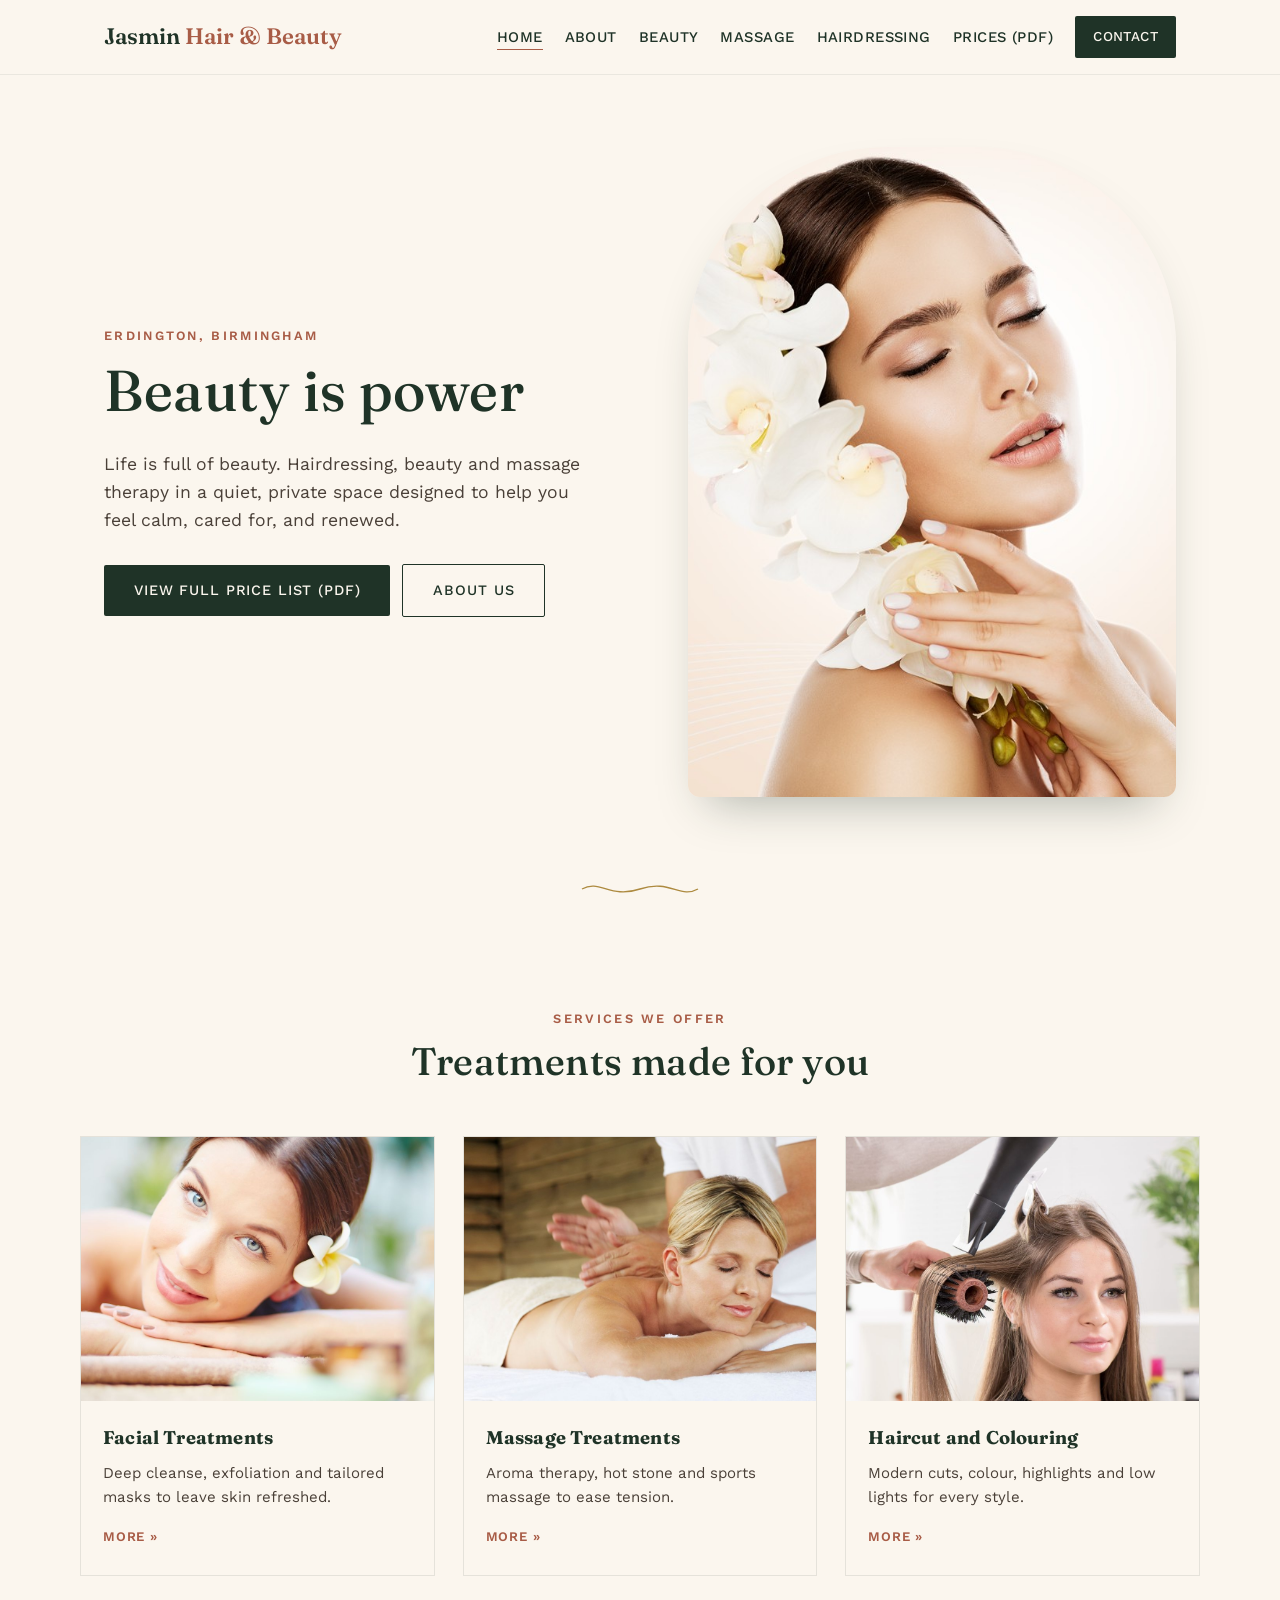
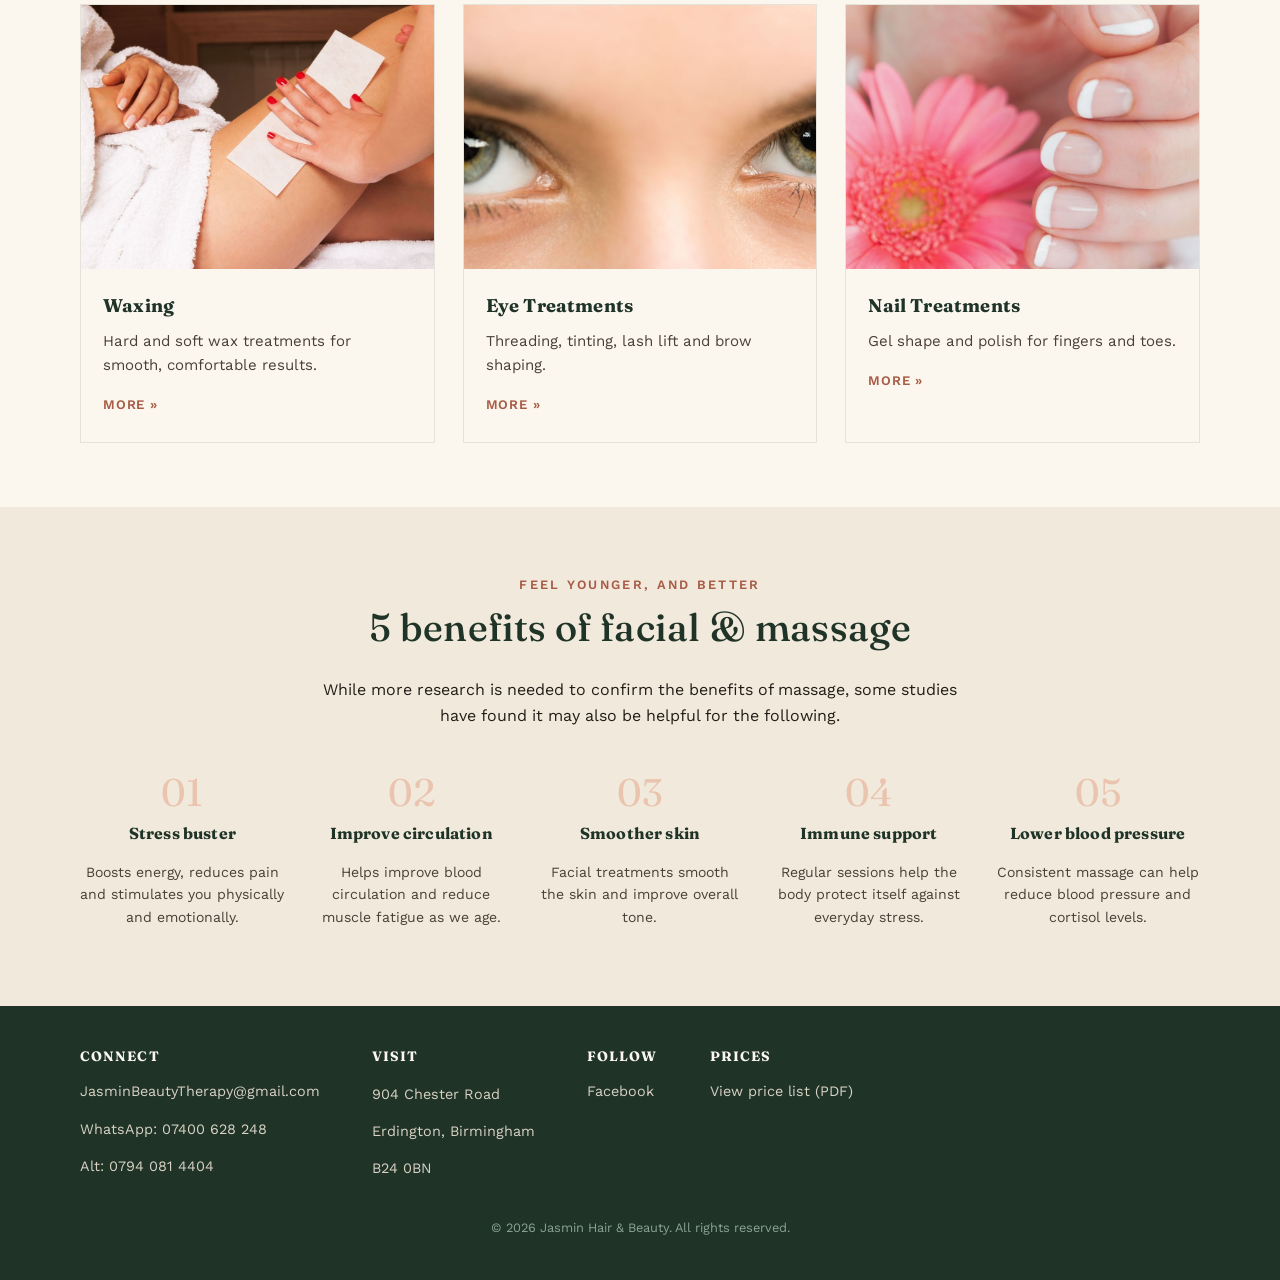
<file: index.html>
<!DOCTYPE html>
<html lang="en">
 <head>
  <meta charset="utf-8"/>
  <meta content="width=device-width, initial-scale=1" name="viewport"/>
  <title>
   Jasmin Hair &amp; Beauty | Beauty Therapy | Sutton Coldfield, Birmingham
  </title>
  <meta content="Jasmin Hair &amp; Beauty offers quality hair cutting, colouring, massage, pedicure and manicure treatments in a calm, private setting in Erdington, Birmingham." name="description"/>
  <link href="styles.css" rel="stylesheet"/>
 </head>
 <body>
  <header class="site-header">
   <div class="nav-row">
    <a class="brand" href="index.html">
     Jasmin
     <span>
      Hair &amp; Beauty
     </span>
    </a>
    <button aria-controls="site-navigation" aria-expanded="false" aria-label="Open menu" class="nav-toggle" type="button">
     ☰
    </button>
    <ul aria-label="Main navigation" class="nav-links" id="site-navigation">
     <li>
      <a class="active" href="index.html">
       Home
      </a>
     </li>
     <li>
      <a href="about.html">
       About
      </a>
     </li>
     <li class="dropdown">
      <a href="beauty-treatments.html">
       Beauty
      </a>
      <div class="dropdown-menu">
       <a href="beauty-treatments.html">
        Beauty Treatments
       </a>
       <a href="eye-treatments.html">
        Eye Treatments
       </a>
       <a href="waxing.html">
        Waxing
       </a>
       <a href="nail.html">
        Nail
       </a>
      </div>
     </li>
     <li>
      <a href="massage.html">
       Massage
      </a>
     </li>
     <li>
      <a href="hairdressing.html">
       Hairdressing
      </a>
     </li>
     <li>
      <a href="downloads/jasmin-price-list.pdf" type="application/pdf">
       Prices (PDF)
      </a>
     </li>
     <li>
      <a class="book-btn" href="contact.html">
       Contact
      </a>
     </li>
    </ul>
   </div>
  </header>
  <section class="hero">
   <div>
    <span class="eyebrow">
     Erdington, Birmingham
    </span>
    <h1>
     Beauty is power
    </h1>
    <p class="lead">
     Life is full of beauty. Hairdressing, beauty and massage therapy in a quiet, private space designed to help you feel calm, cared for, and renewed.
    </p>
    <div class="action-row">
     <a class="btn" href="downloads/jasmin-price-list.pdf" type="application/pdf">
      View full price list (PDF)
     </a>
     <a class="btn btn-outline" href="about.html">
      About Us
     </a>
    </div>
   </div>
   <div class="hero-image">
    <img alt="Jasmin Hair &amp; Beauty treatment room" src="js1.jpg"/>
   </div>
  </section>
  <div class="divider">
   <svg fill="none" viewbox="0 0 120 24" xmlns="http://www.w3.org/2000/svg">
    <path d="M2 12C20 2 30 22 60 12C90 2 100 22 118 12" stroke="currentColor" stroke-width="1.4">
    </path>
   </svg>
  </div>
  <section>
   <div class="section-inner">
    <div class="section-head">
     <span class="eyebrow">
      Services we offer
     </span>
     <h2>
      Treatments made for you
     </h2>
    </div>
    <div class="grid">
     <div class="card">
      <div class="card-arch">
       <img alt="Facial treatments" src="js2.jpg"/>
      </div>
      <div class="card-body">
       <h3>
        Facial Treatments
       </h3>
       <p>
        Deep cleanse, exfoliation and tailored masks to leave skin refreshed.
       </p>
       <a href="beauty-treatments.html">
        More »
       </a>
      </div>
     </div>
     <div class="card">
      <div class="card-arch">
       <img alt="Massage treatments" src="js3.jpg"/>
      </div>
      <div class="card-body">
       <h3>
        Massage Treatments
       </h3>
       <p>
        Aroma therapy, hot stone and sports massage to ease tension.
       </p>
       <a href="massage.html">
        More »
       </a>
      </div>
     </div>
     <div class="card">
      <div class="card-arch">
       <img alt="Haircut and colouring" src="js4.jpg"/>
      </div>
      <div class="card-body">
       <h3>
        Haircut and Colouring
       </h3>
       <p>
        Modern cuts, colour, highlights and low lights for every style.
       </p>
       <a href="hairdressing.html">
        More »
       </a>
      </div>
     </div>
     <div class="card">
      <div class="card-arch">
       <img alt="Waxing treatments" src="js5.jpg"/>
      </div>
      <div class="card-body">
       <h3>
        Waxing
       </h3>
       <p>
        Hard and soft wax treatments for smooth, comfortable results.
       </p>
       <a href="waxing.html">
        More »
       </a>
      </div>
     </div>
     <div class="card">
      <div class="card-arch">
       <img alt="Eye treatments" src="js6.jpg"/>
      </div>
      <div class="card-body">
       <h3>
        Eye Treatments
       </h3>
       <p>
        Threading, tinting, lash lift and brow shaping.
       </p>
       <a href="eye-treatments.html">
        More »
       </a>
      </div>
     </div>
     <div class="card">
      <div class="card-arch">
       <img alt="Nail treatments" src="js7.jpg"/>
      </div>
      <div class="card-body">
       <h3>
        Nail Treatments
       </h3>
       <p>
        Gel shape and polish for fingers and toes.
       </p>
       <a href="nail.html">
        More »
       </a>
      </div>
     </div>
    </div>
   </div>
  </section>
  <section class="tinted">
   <div class="section-inner">
    <div class="section-head">
     <span class="eyebrow">
      Feel younger, and better
     </span>
     <h2>
      5 benefits of facial &amp; massage
     </h2>
     <p style="margin-top:14px;">
      While more research is needed to confirm the benefits of massage, some studies have found it may also be helpful for the following.
     </p>
    </div>
    <div class="benefits">
     <div class="benefit">
      <div class="num">
       01
      </div>
      <h3>
       Stress buster
      </h3>
      <p>
       Boosts energy, reduces pain and stimulates you physically and emotionally.
      </p>
     </div>
     <div class="benefit">
      <div class="num">
       02
      </div>
      <h3>
       Improve circulation
      </h3>
      <p>
       Helps improve blood circulation and reduce muscle fatigue as we age.
      </p>
     </div>
     <div class="benefit">
      <div class="num">
       03
      </div>
      <h3>
       Smoother skin
      </h3>
      <p>
       Facial treatments smooth the skin and improve overall tone.
      </p>
     </div>
     <div class="benefit">
      <div class="num">
       04
      </div>
      <h3>
       Immune support
      </h3>
      <p>
       Regular sessions help the body protect itself against everyday stress.
      </p>
     </div>
     <div class="benefit">
      <div class="num">
       05
      </div>
      <h3>
       Lower blood pressure
      </h3>
      <p>
       Consistent massage can help reduce blood pressure and cortisol levels.
      </p>
     </div>
    </div>
   </div>
  </section>
  <footer>
   <div class="footer-inner">
    <div class="cols">
     <div class="footer-col">
      <h4>
       Connect
      </h4>
      <a href="mailto:JasminBeautyTherapy@gmail.com">
       JasminBeautyTherapy@gmail.com
      </a>
      <p>
       WhatsApp: 07400 628 248
      </p>
      <p>
       Alt: 0794 081 4404
      </p>
     </div>
     <div class="footer-col">
      <h4>
       Visit
      </h4>
      <p>
       904 Chester Road
      </p>
      <p>
       Erdington, Birmingham
      </p>
      <p>
       B24 0BN
      </p>
     </div>
     <div class="footer-col">
      <h4>
       Follow
      </h4>
      <a href="https://facebook.com/JasminBeautyTherapy/" rel="noopener" target="_blank">
       Facebook
      </a>
     </div>
     <div class="footer-col">
      <h4>
       Prices
      </h4>
      <a href="downloads/jasmin-price-list.pdf" type="application/pdf">
       View price list (PDF)
      </a>
     </div>
    </div>
   </div>
   <p class="copyright">
    ©
    <span id="year">
    </span>
    Jasmin Hair &amp; Beauty. All rights reserved.
   </p>
  </footer>
  <script src="script.js">
  </script>
  <script>
   document.getElementById('year').textContent = new Date().getFullYear();
  </script>
 </body>
</html>
</file>
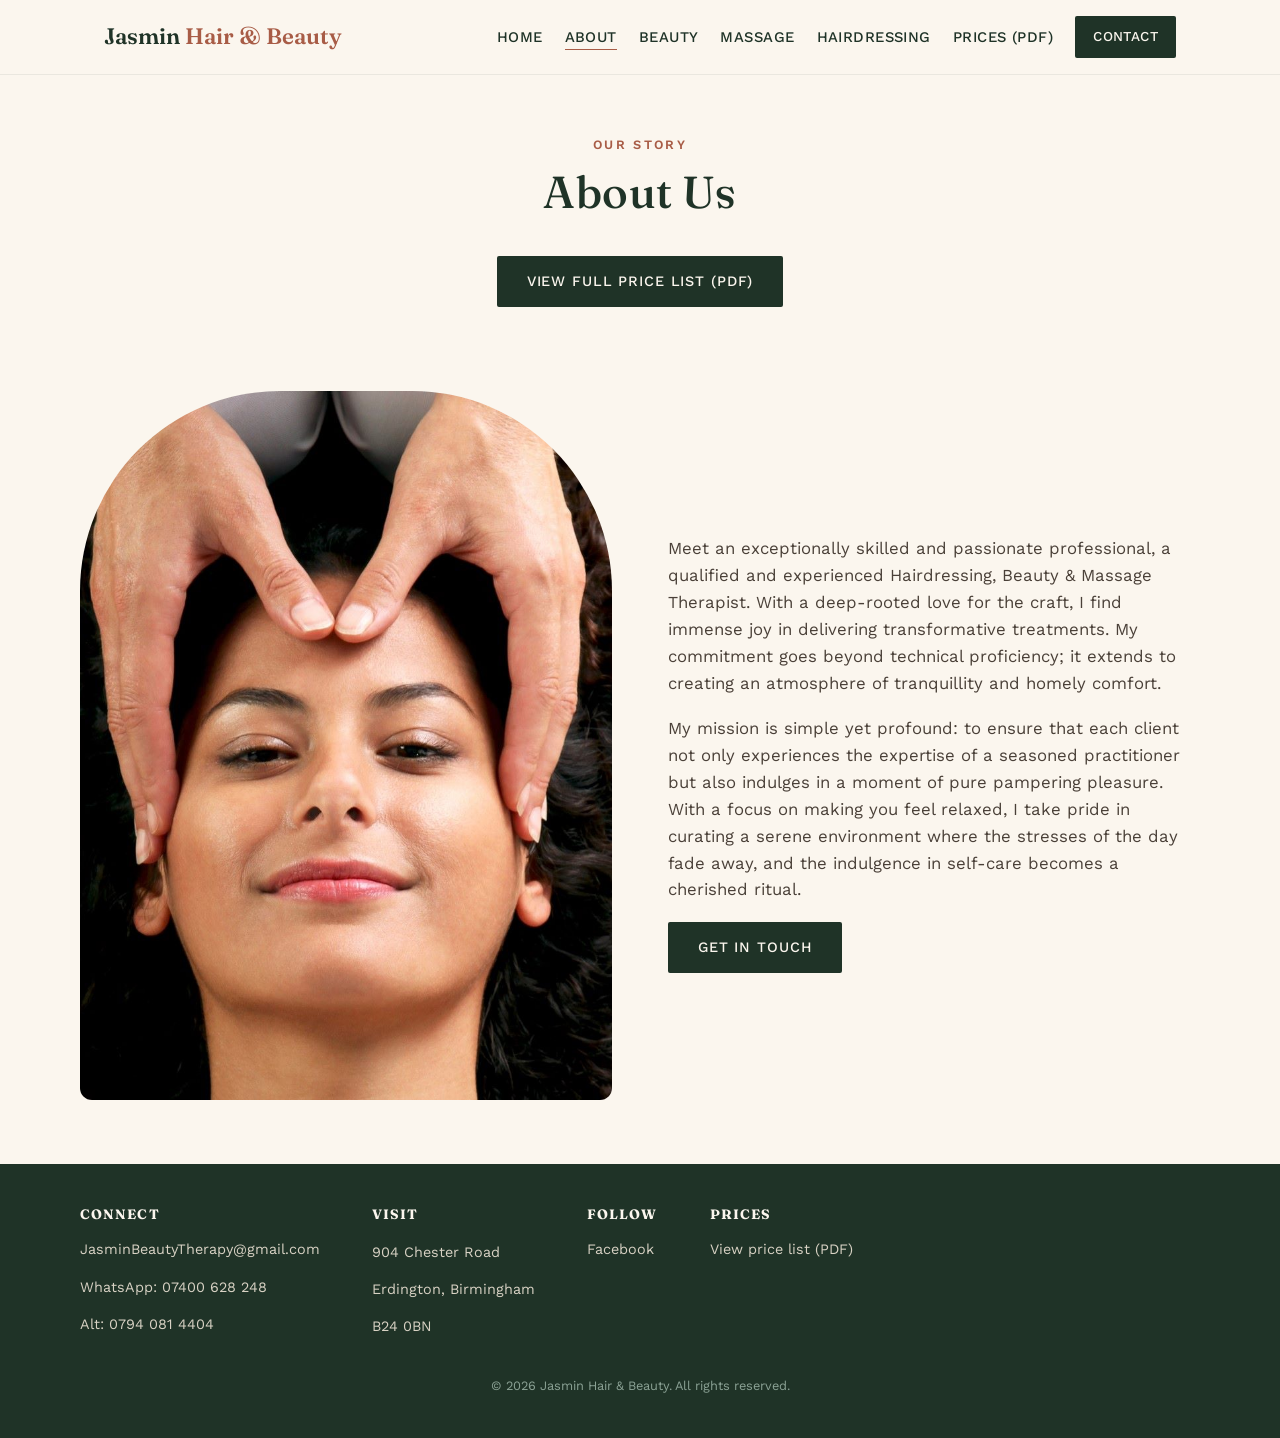
<file: about.html>
<!DOCTYPE html>
<html lang="en">
 <head>
  <meta charset="utf-8"/>
  <meta content="width=device-width, initial-scale=1" name="viewport"/>
  <title>
   About | Jasmin Hair &amp; Beauty
  </title>
  <meta content="Meet the qualified and experienced Hairdressing, Beauty &amp; Massage Therapist behind Jasmin Hair &amp; Beauty in Erdington, Birmingham." name="description"/>
  <link href="styles.css" rel="stylesheet"/>
 </head>
 <body>
  <header class="site-header">
   <div class="nav-row">
    <a class="brand" href="index.html">
     Jasmin
     <span>
      Hair &amp; Beauty
     </span>
    </a>
    <button aria-controls="site-navigation" aria-expanded="false" aria-label="Open menu" class="nav-toggle" type="button">
     ☰
    </button>
    <ul aria-label="Main navigation" class="nav-links" id="site-navigation">
     <li>
      <a href="index.html">
       Home
      </a>
     </li>
     <li>
      <a class="active" href="about.html">
       About
      </a>
     </li>
     <li class="dropdown">
      <a href="beauty-treatments.html">
       Beauty
      </a>
      <div class="dropdown-menu">
       <a href="beauty-treatments.html">
        Beauty Treatments
       </a>
       <a href="eye-treatments.html">
        Eye Treatments
       </a>
       <a href="waxing.html">
        Waxing
       </a>
       <a href="nail.html">
        Nail
       </a>
      </div>
     </li>
     <li>
      <a href="massage.html">
       Massage
      </a>
     </li>
     <li>
      <a href="hairdressing.html">
       Hairdressing
      </a>
     </li>
     <li>
      <a href="downloads/jasmin-price-list.pdf" type="application/pdf">
       Prices (PDF)
      </a>
     </li>
     <li>
      <a class="book-btn" href="contact.html">
       Contact
      </a>
     </li>
    </ul>
   </div>
  </header>
  <section class="page-hero">
   <span class="eyebrow">
    Our story
   </span>
   <h1>
    About Us
   </h1>
   <div class="action-row action-row-centred">
    <a class="btn" href="downloads/jasmin-price-list.pdf" type="application/pdf">
     View full price list (PDF)
    </a>
   </div>
  </section>
  <section>
   <div class="section-inner two-col">
    <img alt="Jasmin Hair &amp; Beauty studio" src="js8.jpg"/>
    <div class="prose">
     <p>
      Meet an exceptionally skilled and passionate professional, a qualified and experienced Hairdressing, Beauty &amp; Massage Therapist. With a deep-rooted love for the craft, I find immense joy in delivering transformative treatments. My commitment goes beyond technical proficiency; it extends to creating an atmosphere of tranquillity and homely comfort.
     </p>
     <p>
      My mission is simple yet profound: to ensure that each client not only experiences the expertise of a seasoned practitioner but also indulges in a moment of pure pampering pleasure. With a focus on making you feel relaxed, I take pride in curating a serene environment where the stresses of the day fade away, and the indulgence in self-care becomes a cherished ritual.
     </p>
     <a class="btn" href="contact.html">
      Get in Touch
     </a>
    </div>
   </div>
  </section>
  <footer>
   <div class="footer-inner">
    <div class="cols">
     <div class="footer-col">
      <h4>
       Connect
      </h4>
      <a href="mailto:JasminBeautyTherapy@gmail.com">
       JasminBeautyTherapy@gmail.com
      </a>
      <p>
       WhatsApp: 07400 628 248
      </p>
      <p>
       Alt: 0794 081 4404
      </p>
     </div>
     <div class="footer-col">
      <h4>
       Visit
      </h4>
      <p>
       904 Chester Road
      </p>
      <p>
       Erdington, Birmingham
      </p>
      <p>
       B24 0BN
      </p>
     </div>
     <div class="footer-col">
      <h4>
       Follow
      </h4>
      <a href="https://facebook.com/JasminBeautyTherapy/" rel="noopener" target="_blank">
       Facebook
      </a>
     </div>
     <div class="footer-col">
      <h4>
       Prices
      </h4>
      <a href="downloads/jasmin-price-list.pdf" type="application/pdf">
       View price list (PDF)
      </a>
     </div>
    </div>
   </div>
   <p class="copyright">
    ©
    <span id="year">
    </span>
    Jasmin Hair &amp; Beauty. All rights reserved.
   </p>
  </footer>
  <script src="script.js">
  </script>
  <script>
   document.getElementById('year').textContent = new Date().getFullYear();
  </script>
 </body>
</html>
</file>
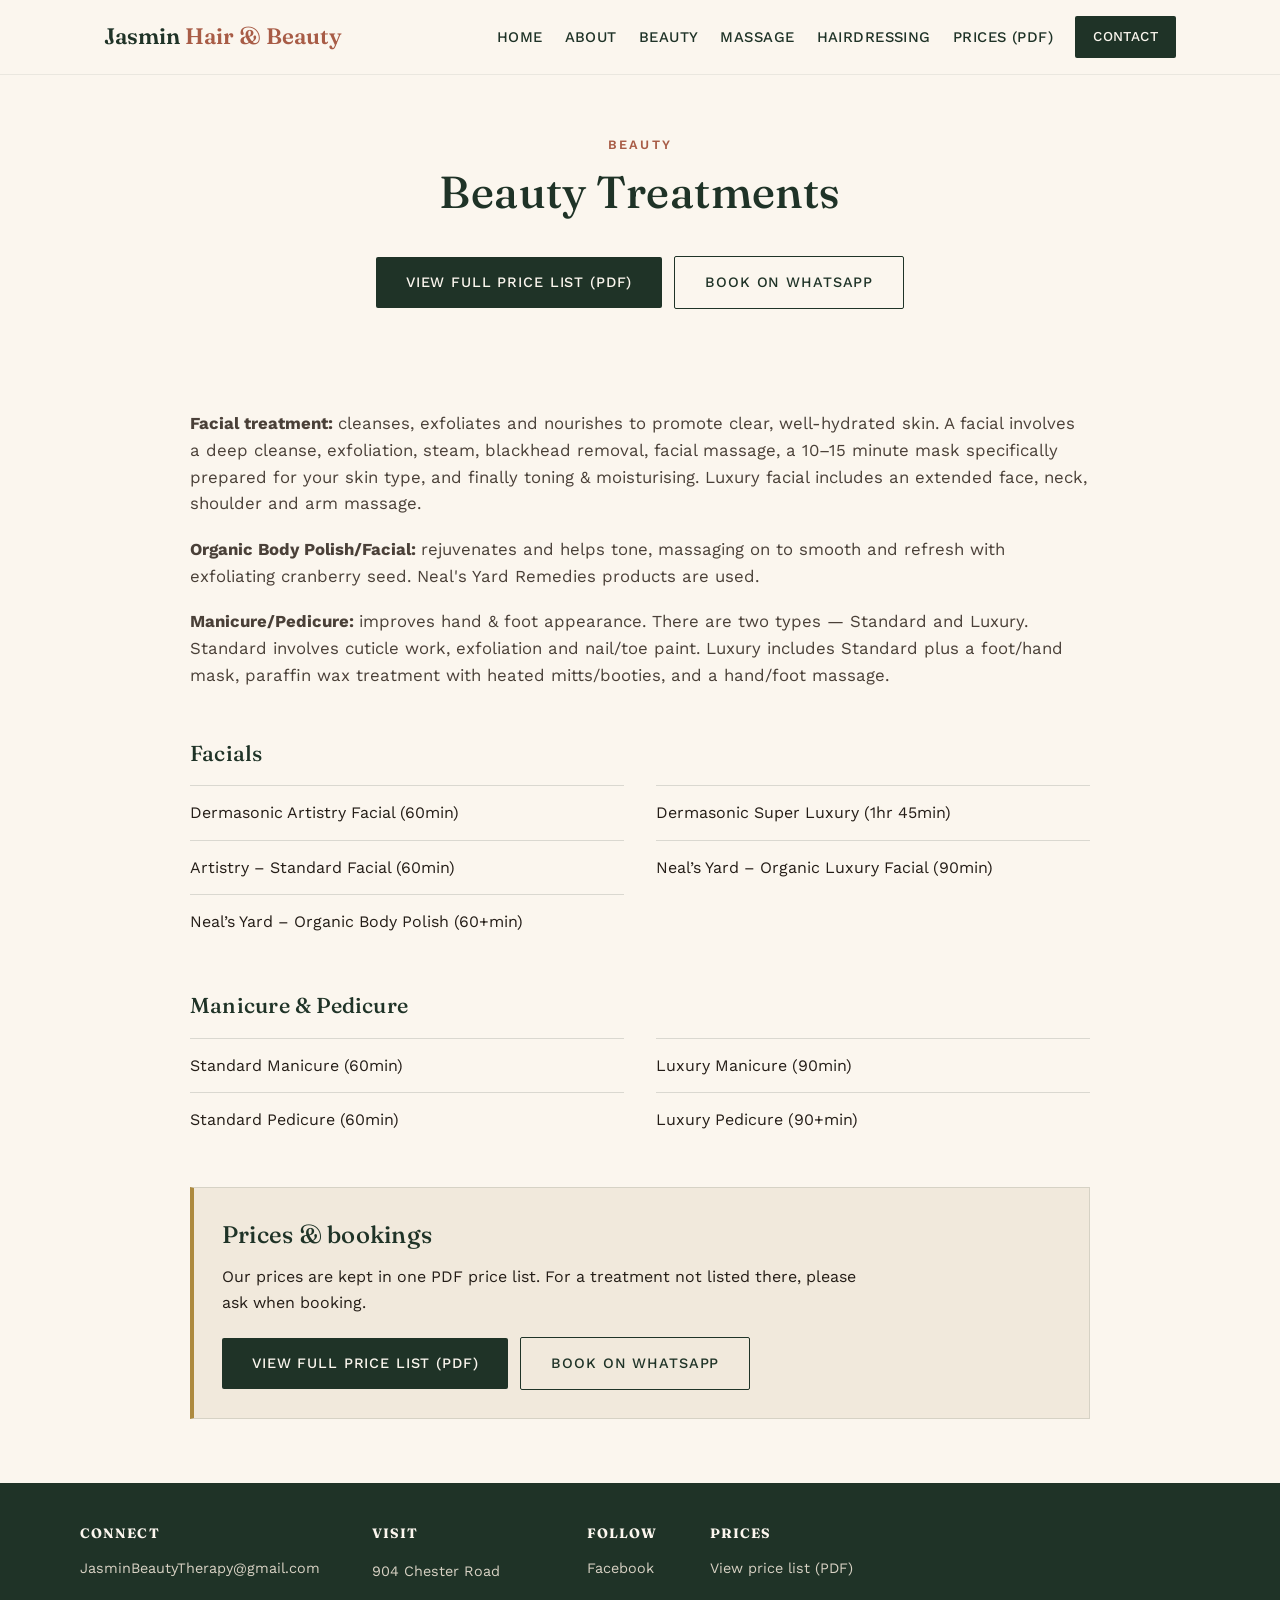
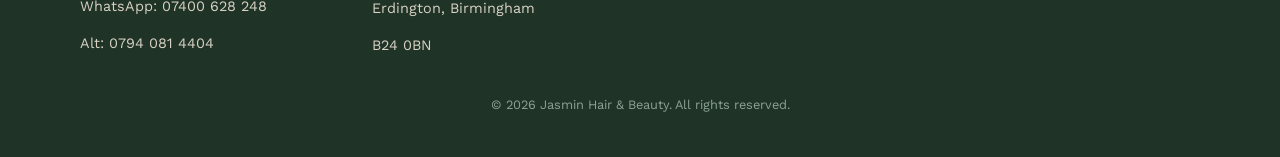
<file: beauty-treatments.html>
<!DOCTYPE html>
<html lang="en">
 <head>
  <meta charset="utf-8"/>
  <meta content="width=device-width, initial-scale=1" name="viewport"/>
  <title>
   Beauty Treatments | Jasmin Hair &amp; Beauty
  </title>
  <meta content="Facials, organic body polish, manicure and pedicure treatments at Jasmin Hair &amp; Beauty, Erdington." name="description"/>
  <link href="styles.css" rel="stylesheet"/>
 </head>
 <body>
  <header class="site-header">
   <div class="nav-row">
    <a class="brand" href="index.html">
     Jasmin
     <span>
      Hair &amp; Beauty
     </span>
    </a>
    <button aria-controls="site-navigation" aria-expanded="false" aria-label="Open menu" class="nav-toggle" type="button">
     ☰
    </button>
    <ul aria-label="Main navigation" class="nav-links" id="site-navigation">
     <li>
      <a href="index.html">
       Home
      </a>
     </li>
     <li>
      <a href="about.html">
       About
      </a>
     </li>
     <li class="dropdown">
      <a href="beauty-treatments.html">
       Beauty
      </a>
      <div class="dropdown-menu">
       <a class="active" href="beauty-treatments.html">
        Beauty Treatments
       </a>
       <a href="eye-treatments.html">
        Eye Treatments
       </a>
       <a href="waxing.html">
        Waxing
       </a>
       <a href="nail.html">
        Nail
       </a>
      </div>
     </li>
     <li>
      <a href="massage.html">
       Massage
      </a>
     </li>
     <li>
      <a href="hairdressing.html">
       Hairdressing
      </a>
     </li>
     <li>
      <a href="downloads/jasmin-price-list.pdf" type="application/pdf">
       Prices (PDF)
      </a>
     </li>
     <li>
      <a class="book-btn" href="contact.html">
       Contact
      </a>
     </li>
    </ul>
   </div>
  </header>
  <section class="page-hero">
   <span class="eyebrow">
    Beauty
   </span>
   <h1>
    Beauty Treatments
   </h1>
   <div class="action-row action-row-centred">
    <a class="btn" href="downloads/jasmin-price-list.pdf" type="application/pdf">
     View full price list (PDF)
    </a>
    <a class="btn btn-outline" href="https://wa.me/447400628248">
     Book on WhatsApp
    </a>
   </div>
  </section>
  <section>
   <div class="section-inner treatment-content">
    <div class="prose" style="margin-bottom:48px;">
     <p>
      <strong>
       Facial treatment:
      </strong>
      cleanses, exfoliates and nourishes to promote clear, well-hydrated skin. A facial involves a deep cleanse, exfoliation, steam, blackhead removal, facial massage, a 10–15 minute mask specifically prepared for your skin type, and finally toning &amp; moisturising. Luxury facial includes an extended face, neck, shoulder and arm massage.
     </p>
     <p>
      <strong>
       Organic Body Polish/Facial:
      </strong>
      rejuvenates and helps tone, massaging on to smooth and refresh with exfoliating cranberry seed. Neal's Yard Remedies products are used.
     </p>
     <p>
      <strong>
       Manicure/Pedicure:
      </strong>
      improves hand &amp; foot appearance. There are two types — Standard and Luxury. Standard involves cuticle work, exfoliation and nail/toe paint. Luxury includes Standard plus a foot/hand mask, paraffin wax treatment with heated mitts/booties, and a hand/foot massage.
     </p>
    </div>
    <div class="treatment-group">
     <h2>
      Facials
     </h2>
     <ul class="treatment-list">
      <li>
       Dermasonic Artistry Facial (60min)
      </li>
      <li>
       Dermasonic Super Luxury (1hr 45min)
      </li>
      <li>
       Artistry – Standard Facial (60min)
      </li>
      <li>
       Neal’s Yard – Organic Luxury Facial (90min)
      </li>
      <li>
       Neal’s Yard – Organic Body Polish (60+min)
      </li>
     </ul>
    </div>
    <div class="treatment-group">
     <h2>
      Manicure &amp; Pedicure
     </h2>
     <ul class="treatment-list">
      <li>
       Standard Manicure (60min)
      </li>
      <li>
       Luxury Manicure (90min)
      </li>
      <li>
       Standard Pedicure (60min)
      </li>
      <li>
       Luxury Pedicure (90+min)
      </li>
     </ul>
    </div>
    <aside aria-label="Prices and bookings" class="price-list-callout">
     <h2>
      Prices &amp; bookings
     </h2>
     <p>
      Our prices are kept in one PDF price list. For a treatment not listed there, please ask when booking.
     </p>
     <div class="action-row">
      <a class="btn" href="downloads/jasmin-price-list.pdf" type="application/pdf">
       View full price list (PDF)
      </a>
      <a class="btn btn-outline" href="https://wa.me/447400628248">
       Book on WhatsApp
      </a>
     </div>
    </aside>
   </div>
  </section>
  <footer>
   <div class="footer-inner">
    <div class="cols">
     <div class="footer-col">
      <h4>
       Connect
      </h4>
      <a href="mailto:JasminBeautyTherapy@gmail.com">
       JasminBeautyTherapy@gmail.com
      </a>
      <p>
       WhatsApp: 07400 628 248
      </p>
      <p>
       Alt: 0794 081 4404
      </p>
     </div>
     <div class="footer-col">
      <h4>
       Visit
      </h4>
      <p>
       904 Chester Road
      </p>
      <p>
       Erdington, Birmingham
      </p>
      <p>
       B24 0BN
      </p>
     </div>
     <div class="footer-col">
      <h4>
       Follow
      </h4>
      <a href="https://facebook.com/JasminBeautyTherapy/" rel="noopener" target="_blank">
       Facebook
      </a>
     </div>
     <div class="footer-col">
      <h4>
       Prices
      </h4>
      <a href="downloads/jasmin-price-list.pdf" type="application/pdf">
       View price list (PDF)
      </a>
     </div>
    </div>
   </div>
   <p class="copyright">
    ©
    <span id="year">
    </span>
    Jasmin Hair &amp; Beauty. All rights reserved.
   </p>
  </footer>
  <script src="script.js">
  </script>
  <script>
   document.getElementById('year').textContent = new Date().getFullYear();
  </script>
 </body>
</html>
</file>
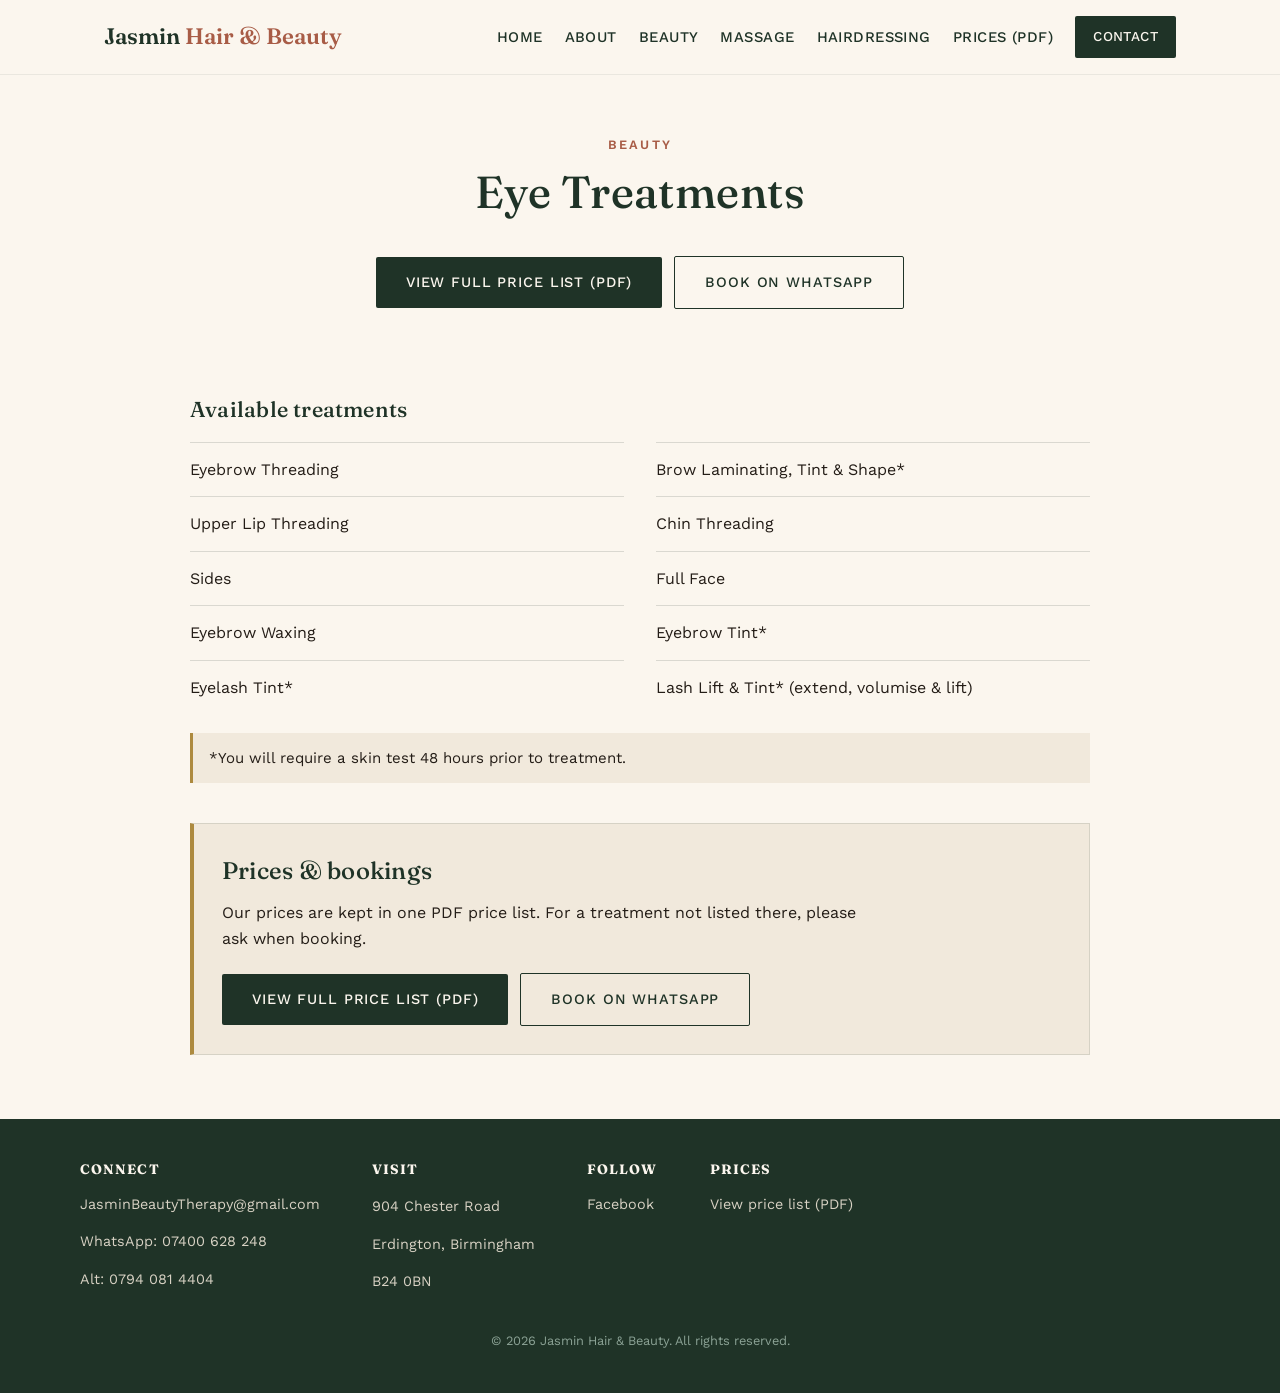
<file: eye-treatments.html>
<!DOCTYPE html>
<html lang="en">
 <head>
  <meta charset="utf-8"/>
  <meta content="width=device-width, initial-scale=1" name="viewport"/>
  <title>
   Eye Treatments | Jasmin Hair &amp; Beauty
  </title>
  <meta content="Eyebrow threading, waxing, tinting and lash lift treatments at Jasmin Hair &amp; Beauty, Erdington." name="description"/>
  <link href="styles.css" rel="stylesheet"/>
 </head>
 <body>
  <header class="site-header">
   <div class="nav-row">
    <a class="brand" href="index.html">
     Jasmin
     <span>
      Hair &amp; Beauty
     </span>
    </a>
    <button aria-controls="site-navigation" aria-expanded="false" aria-label="Open menu" class="nav-toggle" type="button">
     ☰
    </button>
    <ul aria-label="Main navigation" class="nav-links" id="site-navigation">
     <li>
      <a href="index.html">
       Home
      </a>
     </li>
     <li>
      <a href="about.html">
       About
      </a>
     </li>
     <li class="dropdown">
      <a href="beauty-treatments.html">
       Beauty
      </a>
      <div class="dropdown-menu">
       <a href="beauty-treatments.html">
        Beauty Treatments
       </a>
       <a class="active" href="eye-treatments.html">
        Eye Treatments
       </a>
       <a href="waxing.html">
        Waxing
       </a>
       <a href="nail.html">
        Nail
       </a>
      </div>
     </li>
     <li>
      <a href="massage.html">
       Massage
      </a>
     </li>
     <li>
      <a href="hairdressing.html">
       Hairdressing
      </a>
     </li>
     <li>
      <a href="downloads/jasmin-price-list.pdf" type="application/pdf">
       Prices (PDF)
      </a>
     </li>
     <li>
      <a class="book-btn" href="contact.html">
       Contact
      </a>
     </li>
    </ul>
   </div>
  </header>
  <section class="page-hero">
   <span class="eyebrow">
    Beauty
   </span>
   <h1>
    Eye Treatments
   </h1>
   <div class="action-row action-row-centred">
    <a class="btn" href="downloads/jasmin-price-list.pdf" type="application/pdf">
     View full price list (PDF)
    </a>
    <a class="btn btn-outline" href="https://wa.me/447400628248">
     Book on WhatsApp
    </a>
   </div>
  </section>
  <section>
   <div class="section-inner treatment-content">
    <div class="treatment-group">
     <h2>
      Available treatments
     </h2>
     <ul class="treatment-list">
      <li>
       Eyebrow Threading
      </li>
      <li>
       Brow Laminating, Tint &amp; Shape*
      </li>
      <li>
       Upper Lip Threading
      </li>
      <li>
       Chin Threading
      </li>
      <li>
       Sides
      </li>
      <li>
       Full Face
      </li>
      <li>
       Eyebrow Waxing
      </li>
      <li>
       Eyebrow Tint*
      </li>
      <li>
       Eyelash Tint*
      </li>
      <li>
       Lash Lift &amp; Tint* (extend, volumise &amp; lift)
      </li>
     </ul>
     <p class="treatment-note">
      *You will require a skin test 48 hours prior to treatment.
     </p>
    </div>
    <aside aria-label="Prices and bookings" class="price-list-callout">
     <h2>
      Prices &amp; bookings
     </h2>
     <p>
      Our prices are kept in one PDF price list. For a treatment not listed there, please ask when booking.
     </p>
     <div class="action-row">
      <a class="btn" href="downloads/jasmin-price-list.pdf" type="application/pdf">
       View full price list (PDF)
      </a>
      <a class="btn btn-outline" href="https://wa.me/447400628248">
       Book on WhatsApp
      </a>
     </div>
    </aside>
   </div>
  </section>
  <footer>
   <div class="footer-inner">
    <div class="cols">
     <div class="footer-col">
      <h4>
       Connect
      </h4>
      <a href="mailto:JasminBeautyTherapy@gmail.com">
       JasminBeautyTherapy@gmail.com
      </a>
      <p>
       WhatsApp: 07400 628 248
      </p>
      <p>
       Alt: 0794 081 4404
      </p>
     </div>
     <div class="footer-col">
      <h4>
       Visit
      </h4>
      <p>
       904 Chester Road
      </p>
      <p>
       Erdington, Birmingham
      </p>
      <p>
       B24 0BN
      </p>
     </div>
     <div class="footer-col">
      <h4>
       Follow
      </h4>
      <a href="https://facebook.com/JasminBeautyTherapy/" rel="noopener" target="_blank">
       Facebook
      </a>
     </div>
     <div class="footer-col">
      <h4>
       Prices
      </h4>
      <a href="downloads/jasmin-price-list.pdf" type="application/pdf">
       View price list (PDF)
      </a>
     </div>
    </div>
   </div>
   <p class="copyright">
    ©
    <span id="year">
    </span>
    Jasmin Hair &amp; Beauty. All rights reserved.
   </p>
  </footer>
  <script src="script.js">
  </script>
  <script>
   document.getElementById('year').textContent = new Date().getFullYear();
  </script>
 </body>
</html>
</file>
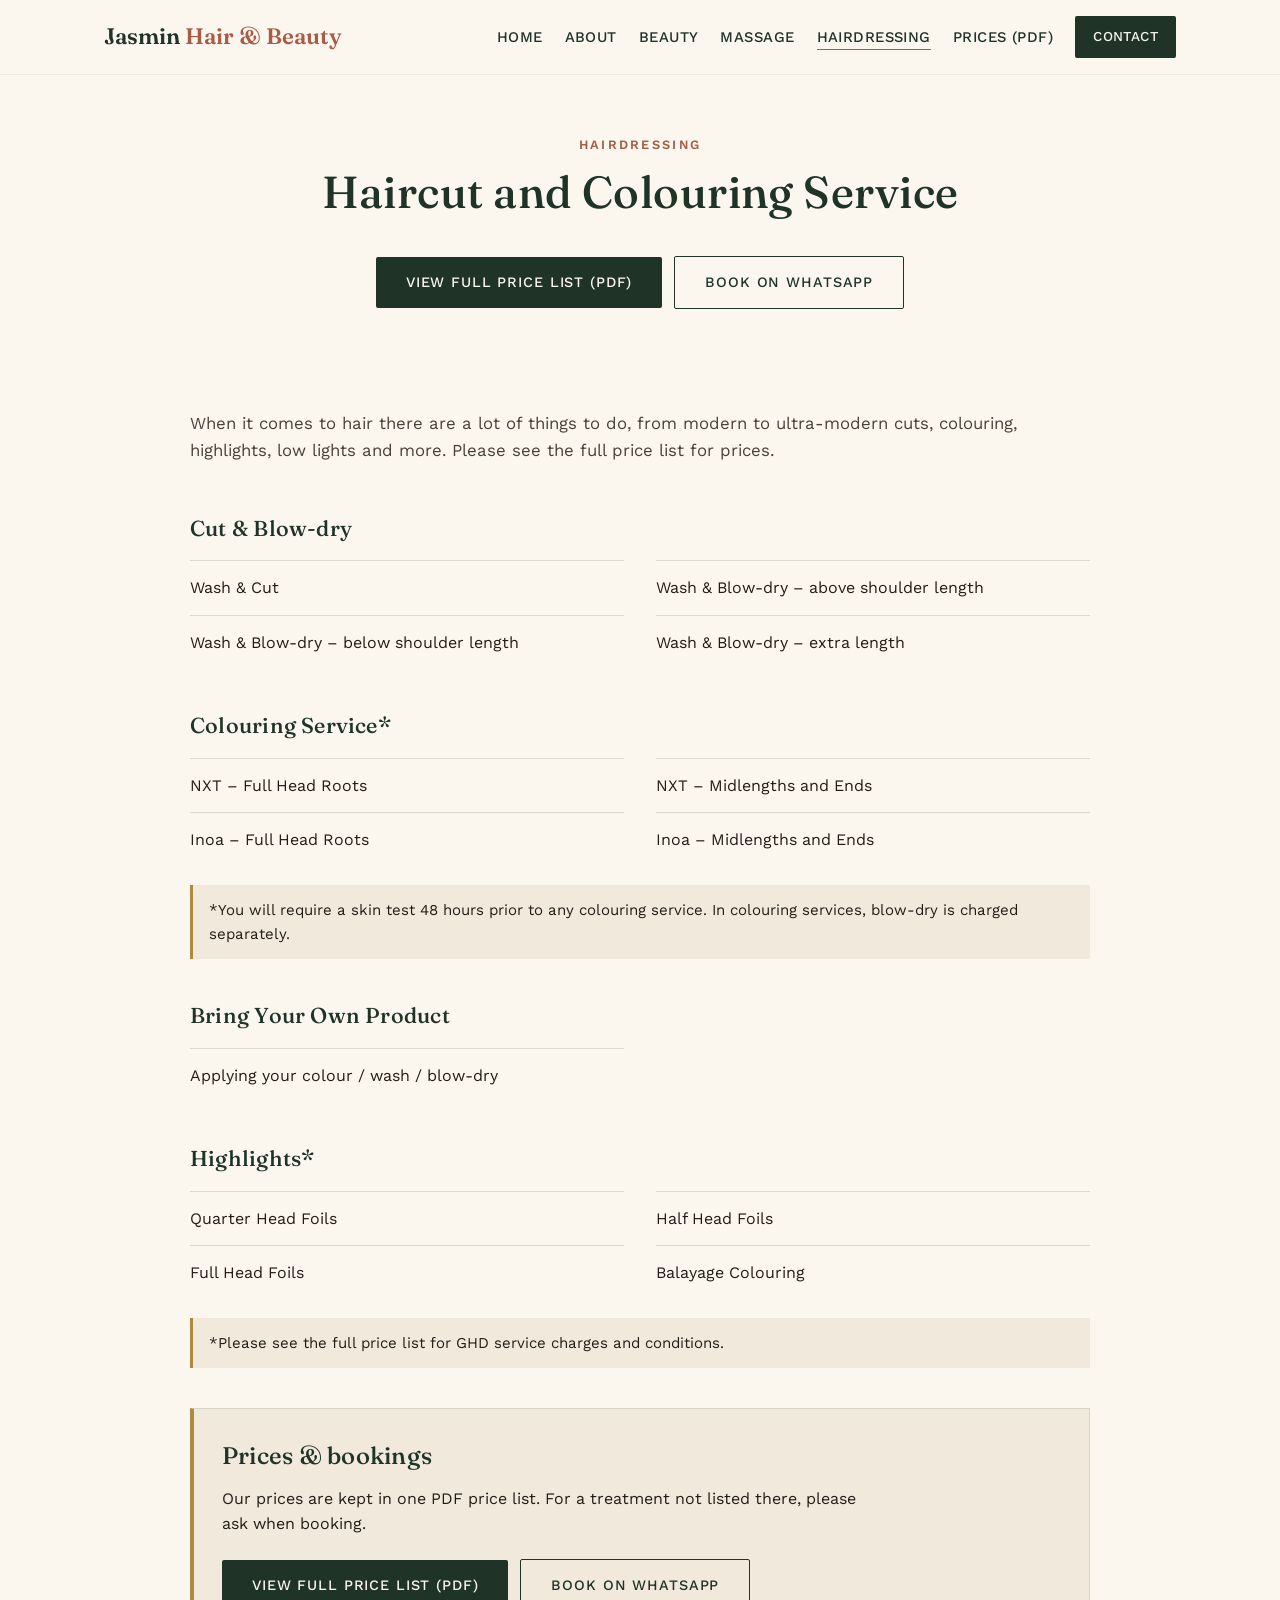
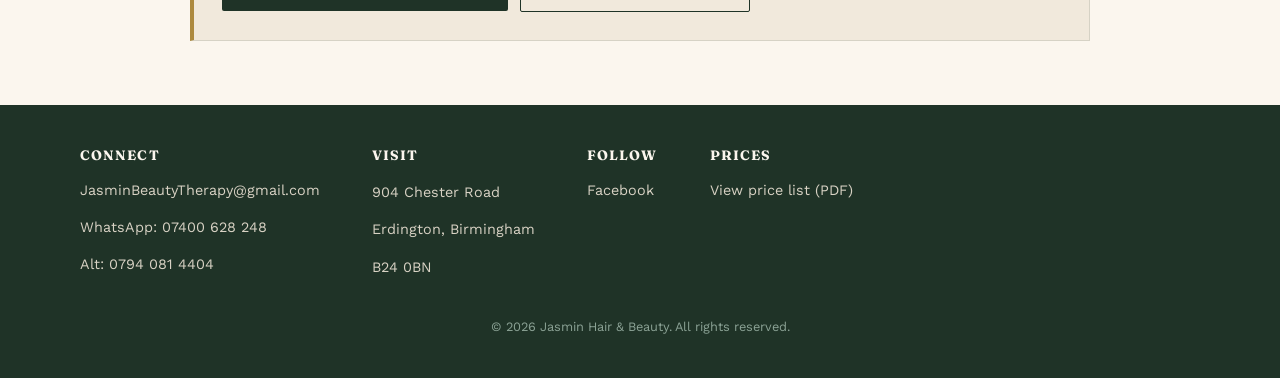
<file: hairdressing.html>
<!DOCTYPE html>
<html lang="en">
 <head>
  <meta charset="utf-8"/>
  <meta content="width=device-width, initial-scale=1" name="viewport"/>
  <title>
   Hairdressing | Jasmin Hair &amp; Beauty
  </title>
  <meta content="Haircut, colouring and highlights services at Jasmin Hair &amp; Beauty, Erdington." name="description"/>
  <link href="styles.css" rel="stylesheet"/>
 </head>
 <body>
  <header class="site-header">
   <div class="nav-row">
    <a class="brand" href="index.html">
     Jasmin
     <span>
      Hair &amp; Beauty
     </span>
    </a>
    <button aria-controls="site-navigation" aria-expanded="false" aria-label="Open menu" class="nav-toggle" type="button">
     ☰
    </button>
    <ul aria-label="Main navigation" class="nav-links" id="site-navigation">
     <li>
      <a href="index.html">
       Home
      </a>
     </li>
     <li>
      <a href="about.html">
       About
      </a>
     </li>
     <li class="dropdown">
      <a href="beauty-treatments.html">
       Beauty
      </a>
      <div class="dropdown-menu">
       <a href="beauty-treatments.html">
        Beauty Treatments
       </a>
       <a href="eye-treatments.html">
        Eye Treatments
       </a>
       <a href="waxing.html">
        Waxing
       </a>
       <a href="nail.html">
        Nail
       </a>
      </div>
     </li>
     <li>
      <a href="massage.html">
       Massage
      </a>
     </li>
     <li>
      <a class="active" href="hairdressing.html">
       Hairdressing
      </a>
     </li>
     <li>
      <a href="downloads/jasmin-price-list.pdf" type="application/pdf">
       Prices (PDF)
      </a>
     </li>
     <li>
      <a class="book-btn" href="contact.html">
       Contact
      </a>
     </li>
    </ul>
   </div>
  </header>
  <section class="page-hero">
   <span class="eyebrow">
    Hairdressing
   </span>
   <h1>
    Haircut and Colouring Service
   </h1>
   <div class="action-row action-row-centred">
    <a class="btn" href="downloads/jasmin-price-list.pdf" type="application/pdf">
     View full price list (PDF)
    </a>
    <a class="btn btn-outline" href="https://wa.me/447400628248">
     Book on WhatsApp
    </a>
   </div>
  </section>
  <section>
   <div class="section-inner treatment-content">
    <div class="prose" style="margin-bottom:48px;">
     <p>
      When it comes to hair there are a lot of things to do, from modern to ultra-modern cuts, colouring, highlights, low lights and more. Please see the full price list for prices.
     </p>
    </div>
    <div class="treatment-group">
     <h2>
      Cut &amp; Blow-dry
     </h2>
     <ul class="treatment-list">
      <li>
       Wash &amp; Cut
      </li>
      <li>
       Wash &amp; Blow-dry – above shoulder length
      </li>
      <li>
       Wash &amp; Blow-dry – below shoulder length
      </li>
      <li>
       Wash &amp; Blow-dry – extra length
      </li>
     </ul>
    </div>
    <div class="treatment-group">
     <h2>
      Colouring Service*
     </h2>
     <ul class="treatment-list">
      <li>
       NXT – Full Head Roots
      </li>
      <li>
       NXT – Midlengths and Ends
      </li>
      <li>
       Inoa – Full Head Roots
      </li>
      <li>
       Inoa – Midlengths and Ends
      </li>
     </ul>
     <p class="treatment-note">
      *You will require a skin test 48 hours prior to any colouring service. In colouring services, blow-dry is charged separately.
     </p>
    </div>
    <div class="treatment-group">
     <h2>
      Bring Your Own Product
     </h2>
     <ul class="treatment-list">
      <li>
       Applying your colour / wash / blow-dry
      </li>
     </ul>
    </div>
    <div class="treatment-group">
     <h2>
      Highlights*
     </h2>
     <ul class="treatment-list">
      <li>
       Quarter Head Foils
      </li>
      <li>
       Half Head Foils
      </li>
      <li>
       Full Head Foils
      </li>
      <li>
       Balayage Colouring
      </li>
     </ul>
     <p class="treatment-note">
      *Please see the full price list for GHD service charges and conditions.
     </p>
    </div>
    <aside aria-label="Prices and bookings" class="price-list-callout">
     <h2>
      Prices &amp; bookings
     </h2>
     <p>
      Our prices are kept in one PDF price list. For a treatment not listed there, please ask when booking.
     </p>
     <div class="action-row">
      <a class="btn" href="downloads/jasmin-price-list.pdf" type="application/pdf">
       View full price list (PDF)
      </a>
      <a class="btn btn-outline" href="https://wa.me/447400628248">
       Book on WhatsApp
      </a>
     </div>
    </aside>
   </div>
  </section>
  <footer>
   <div class="footer-inner">
    <div class="cols">
     <div class="footer-col">
      <h4>
       Connect
      </h4>
      <a href="mailto:JasminBeautyTherapy@gmail.com">
       JasminBeautyTherapy@gmail.com
      </a>
      <p>
       WhatsApp: 07400 628 248
      </p>
      <p>
       Alt: 0794 081 4404
      </p>
     </div>
     <div class="footer-col">
      <h4>
       Visit
      </h4>
      <p>
       904 Chester Road
      </p>
      <p>
       Erdington, Birmingham
      </p>
      <p>
       B24 0BN
      </p>
     </div>
     <div class="footer-col">
      <h4>
       Follow
      </h4>
      <a href="https://facebook.com/JasminBeautyTherapy/" rel="noopener" target="_blank">
       Facebook
      </a>
     </div>
     <div class="footer-col">
      <h4>
       Prices
      </h4>
      <a href="downloads/jasmin-price-list.pdf" type="application/pdf">
       View price list (PDF)
      </a>
     </div>
    </div>
   </div>
   <p class="copyright">
    ©
    <span id="year">
    </span>
    Jasmin Hair &amp; Beauty. All rights reserved.
   </p>
  </footer>
  <script src="script.js">
  </script>
  <script>
   document.getElementById('year').textContent = new Date().getFullYear();
  </script>
 </body>
</html>
</file>
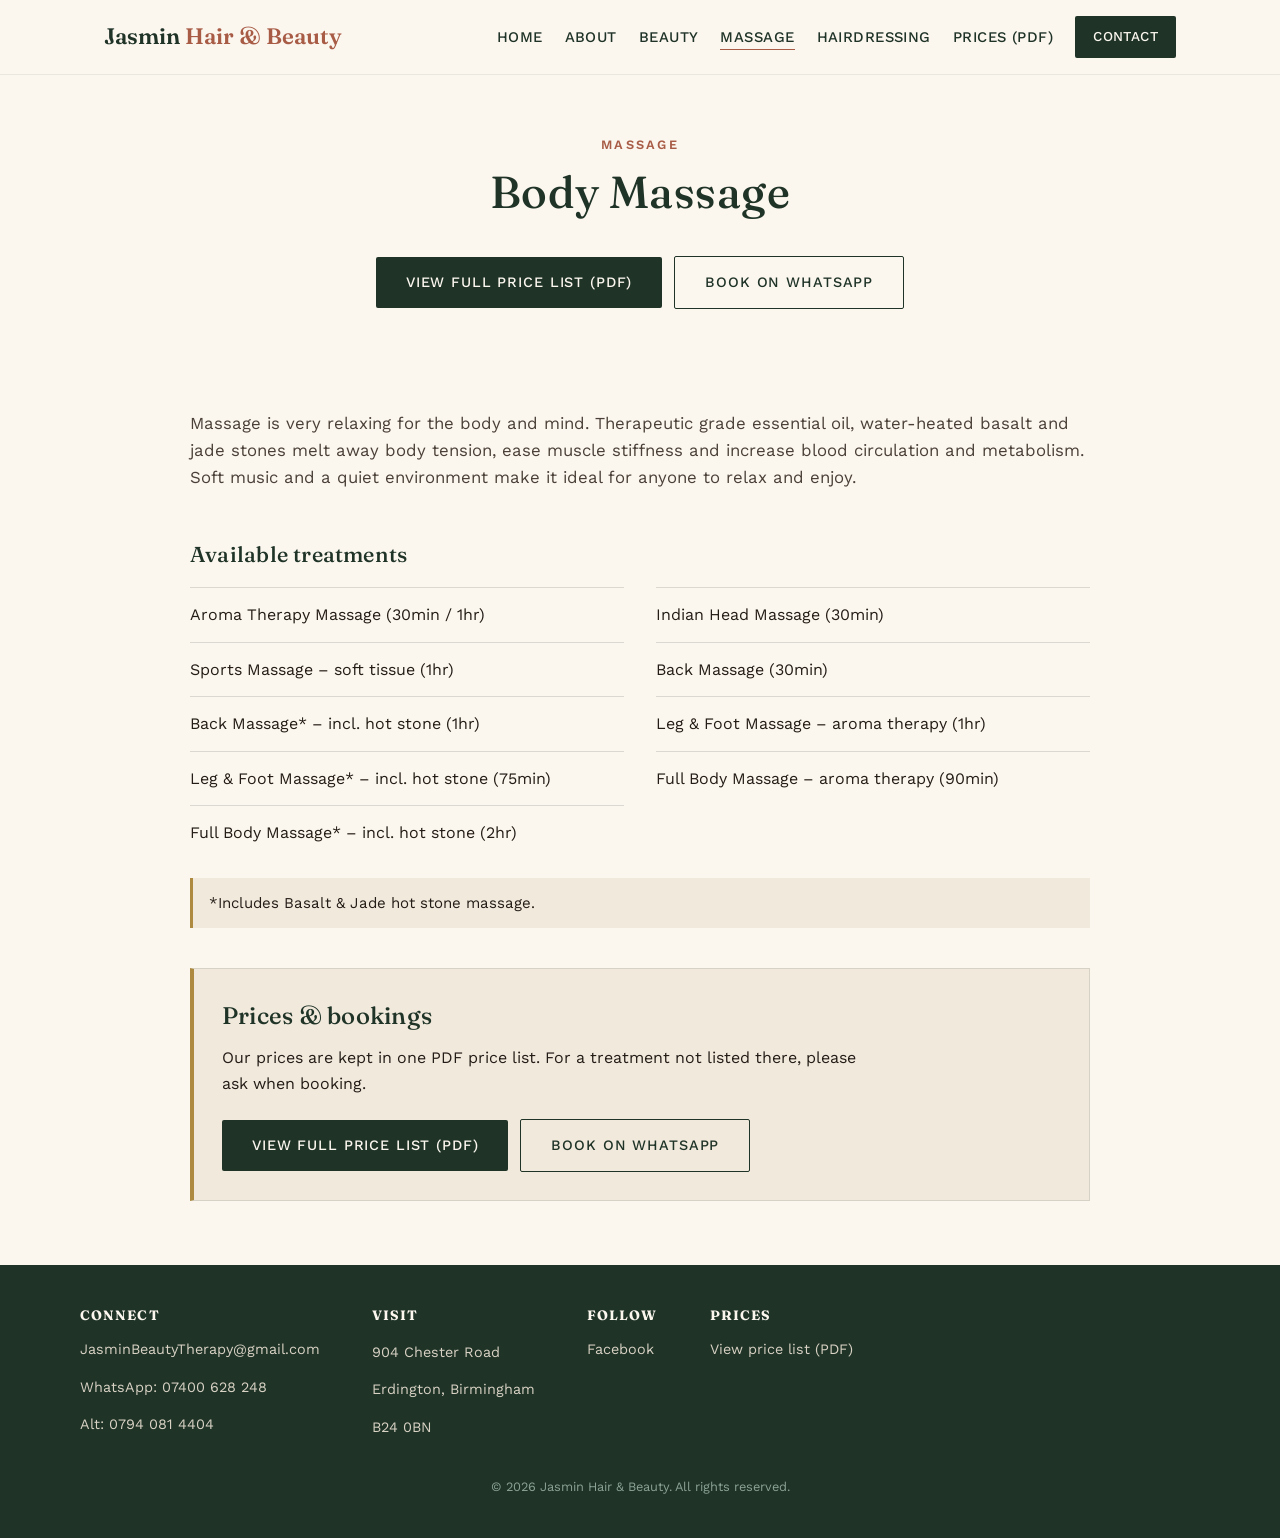
<file: massage.html>
<!DOCTYPE html>
<html lang="en">
 <head>
  <meta charset="utf-8"/>
  <meta content="width=device-width, initial-scale=1" name="viewport"/>
  <title>
   Massage | Jasmin Hair &amp; Beauty
  </title>
  <meta content="Aroma therapy, Indian head, sports and hot stone massage treatments at Jasmin Hair &amp; Beauty, Erdington." name="description"/>
  <link href="styles.css" rel="stylesheet"/>
 </head>
 <body>
  <header class="site-header">
   <div class="nav-row">
    <a class="brand" href="index.html">
     Jasmin
     <span>
      Hair &amp; Beauty
     </span>
    </a>
    <button aria-controls="site-navigation" aria-expanded="false" aria-label="Open menu" class="nav-toggle" type="button">
     ☰
    </button>
    <ul aria-label="Main navigation" class="nav-links" id="site-navigation">
     <li>
      <a href="index.html">
       Home
      </a>
     </li>
     <li>
      <a href="about.html">
       About
      </a>
     </li>
     <li class="dropdown">
      <a href="beauty-treatments.html">
       Beauty
      </a>
      <div class="dropdown-menu">
       <a href="beauty-treatments.html">
        Beauty Treatments
       </a>
       <a href="eye-treatments.html">
        Eye Treatments
       </a>
       <a href="waxing.html">
        Waxing
       </a>
       <a href="nail.html">
        Nail
       </a>
      </div>
     </li>
     <li>
      <a class="active" href="massage.html">
       Massage
      </a>
     </li>
     <li>
      <a href="hairdressing.html">
       Hairdressing
      </a>
     </li>
     <li>
      <a href="downloads/jasmin-price-list.pdf" type="application/pdf">
       Prices (PDF)
      </a>
     </li>
     <li>
      <a class="book-btn" href="contact.html">
       Contact
      </a>
     </li>
    </ul>
   </div>
  </header>
  <section class="page-hero">
   <span class="eyebrow">
    Massage
   </span>
   <h1>
    Body Massage
   </h1>
   <div class="action-row action-row-centred">
    <a class="btn" href="downloads/jasmin-price-list.pdf" type="application/pdf">
     View full price list (PDF)
    </a>
    <a class="btn btn-outline" href="https://wa.me/447400628248">
     Book on WhatsApp
    </a>
   </div>
  </section>
  <section>
   <div class="section-inner treatment-content">
    <div class="prose" style="margin-bottom:48px;">
     <p>
      Massage is very relaxing for the body and mind. Therapeutic grade essential oil, water-heated basalt and jade stones melt away body tension, ease muscle stiffness and increase blood circulation and metabolism. Soft music and a quiet environment make it ideal for anyone to relax and enjoy.
     </p>
    </div>
    <div class="treatment-group">
     <h2>
      Available treatments
     </h2>
     <ul class="treatment-list">
      <li>
       Aroma Therapy Massage (30min / 1hr)
      </li>
      <li>
       Indian Head Massage (30min)
      </li>
      <li>
       Sports Massage – soft tissue (1hr)
      </li>
      <li>
       Back Massage (30min)
      </li>
      <li>
       Back Massage* – incl. hot stone (1hr)
      </li>
      <li>
       Leg &amp; Foot Massage – aroma therapy (1hr)
      </li>
      <li>
       Leg &amp; Foot Massage* – incl. hot stone (75min)
      </li>
      <li>
       Full Body Massage – aroma therapy (90min)
      </li>
      <li>
       Full Body Massage* – incl. hot stone (2hr)
      </li>
     </ul>
     <p class="treatment-note">
      *Includes Basalt &amp; Jade hot stone massage.
     </p>
    </div>
    <aside aria-label="Prices and bookings" class="price-list-callout">
     <h2>
      Prices &amp; bookings
     </h2>
     <p>
      Our prices are kept in one PDF price list. For a treatment not listed there, please ask when booking.
     </p>
     <div class="action-row">
      <a class="btn" href="downloads/jasmin-price-list.pdf" type="application/pdf">
       View full price list (PDF)
      </a>
      <a class="btn btn-outline" href="https://wa.me/447400628248">
       Book on WhatsApp
      </a>
     </div>
    </aside>
   </div>
  </section>
  <footer>
   <div class="footer-inner">
    <div class="cols">
     <div class="footer-col">
      <h4>
       Connect
      </h4>
      <a href="mailto:JasminBeautyTherapy@gmail.com">
       JasminBeautyTherapy@gmail.com
      </a>
      <p>
       WhatsApp: 07400 628 248
      </p>
      <p>
       Alt: 0794 081 4404
      </p>
     </div>
     <div class="footer-col">
      <h4>
       Visit
      </h4>
      <p>
       904 Chester Road
      </p>
      <p>
       Erdington, Birmingham
      </p>
      <p>
       B24 0BN
      </p>
     </div>
     <div class="footer-col">
      <h4>
       Follow
      </h4>
      <a href="https://facebook.com/JasminBeautyTherapy/" rel="noopener" target="_blank">
       Facebook
      </a>
     </div>
     <div class="footer-col">
      <h4>
       Prices
      </h4>
      <a href="downloads/jasmin-price-list.pdf" type="application/pdf">
       View price list (PDF)
      </a>
     </div>
    </div>
   </div>
   <p class="copyright">
    ©
    <span id="year">
    </span>
    Jasmin Hair &amp; Beauty. All rights reserved.
   </p>
  </footer>
  <script src="script.js">
  </script>
  <script>
   document.getElementById('year').textContent = new Date().getFullYear();
  </script>
 </body>
</html>
</file>
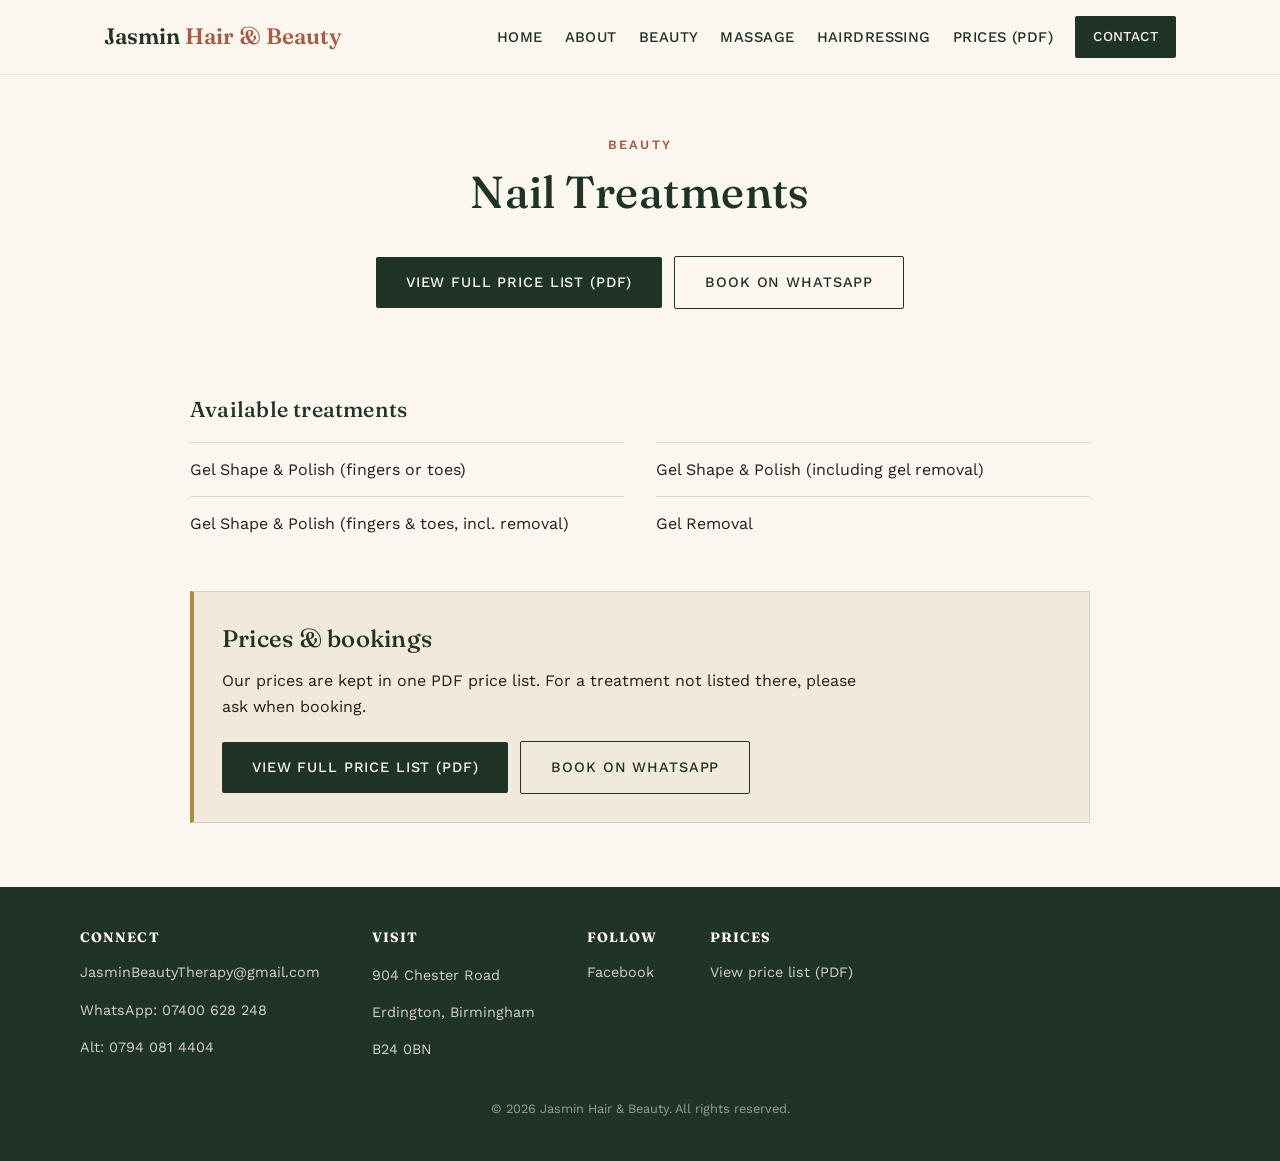
<file: nail.html>
<!DOCTYPE html>
<html lang="en">
 <head>
  <meta charset="utf-8"/>
  <meta content="width=device-width, initial-scale=1" name="viewport"/>
  <title>
   Nail Treatments | Jasmin Hair &amp; Beauty
  </title>
  <meta content="Gel shape, polish and removal nail treatments at Jasmin Hair &amp; Beauty, Erdington." name="description"/>
  <link href="styles.css" rel="stylesheet"/>
 </head>
 <body>
  <header class="site-header">
   <div class="nav-row">
    <a class="brand" href="index.html">
     Jasmin
     <span>
      Hair &amp; Beauty
     </span>
    </a>
    <button aria-controls="site-navigation" aria-expanded="false" aria-label="Open menu" class="nav-toggle" type="button">
     ☰
    </button>
    <ul aria-label="Main navigation" class="nav-links" id="site-navigation">
     <li>
      <a href="index.html">
       Home
      </a>
     </li>
     <li>
      <a href="about.html">
       About
      </a>
     </li>
     <li class="dropdown">
      <a href="beauty-treatments.html">
       Beauty
      </a>
      <div class="dropdown-menu">
       <a href="beauty-treatments.html">
        Beauty Treatments
       </a>
       <a href="eye-treatments.html">
        Eye Treatments
       </a>
       <a href="waxing.html">
        Waxing
       </a>
       <a class="active" href="nail.html">
        Nail
       </a>
      </div>
     </li>
     <li>
      <a href="massage.html">
       Massage
      </a>
     </li>
     <li>
      <a href="hairdressing.html">
       Hairdressing
      </a>
     </li>
     <li>
      <a href="downloads/jasmin-price-list.pdf" type="application/pdf">
       Prices (PDF)
      </a>
     </li>
     <li>
      <a class="book-btn" href="contact.html">
       Contact
      </a>
     </li>
    </ul>
   </div>
  </header>
  <section class="page-hero">
   <span class="eyebrow">
    Beauty
   </span>
   <h1>
    Nail Treatments
   </h1>
   <div class="action-row action-row-centred">
    <a class="btn" href="downloads/jasmin-price-list.pdf" type="application/pdf">
     View full price list (PDF)
    </a>
    <a class="btn btn-outline" href="https://wa.me/447400628248">
     Book on WhatsApp
    </a>
   </div>
  </section>
  <section>
   <div class="section-inner treatment-content">
    <div class="treatment-group">
     <h2>
      Available treatments
     </h2>
     <ul class="treatment-list">
      <li>
       Gel Shape &amp; Polish (fingers or toes)
      </li>
      <li>
       Gel Shape &amp; Polish (including gel removal)
      </li>
      <li>
       Gel Shape &amp; Polish (fingers &amp; toes, incl. removal)
      </li>
      <li>
       Gel Removal
      </li>
     </ul>
    </div>
    <aside aria-label="Prices and bookings" class="price-list-callout">
     <h2>
      Prices &amp; bookings
     </h2>
     <p>
      Our prices are kept in one PDF price list. For a treatment not listed there, please ask when booking.
     </p>
     <div class="action-row">
      <a class="btn" href="downloads/jasmin-price-list.pdf" type="application/pdf">
       View full price list (PDF)
      </a>
      <a class="btn btn-outline" href="https://wa.me/447400628248">
       Book on WhatsApp
      </a>
     </div>
    </aside>
   </div>
  </section>
  <footer>
   <div class="footer-inner">
    <div class="cols">
     <div class="footer-col">
      <h4>
       Connect
      </h4>
      <a href="mailto:JasminBeautyTherapy@gmail.com">
       JasminBeautyTherapy@gmail.com
      </a>
      <p>
       WhatsApp: 07400 628 248
      </p>
      <p>
       Alt: 0794 081 4404
      </p>
     </div>
     <div class="footer-col">
      <h4>
       Visit
      </h4>
      <p>
       904 Chester Road
      </p>
      <p>
       Erdington, Birmingham
      </p>
      <p>
       B24 0BN
      </p>
     </div>
     <div class="footer-col">
      <h4>
       Follow
      </h4>
      <a href="https://facebook.com/JasminBeautyTherapy/" rel="noopener" target="_blank">
       Facebook
      </a>
     </div>
     <div class="footer-col">
      <h4>
       Prices
      </h4>
      <a href="downloads/jasmin-price-list.pdf" type="application/pdf">
       View price list (PDF)
      </a>
     </div>
    </div>
   </div>
   <p class="copyright">
    ©
    <span id="year">
    </span>
    Jasmin Hair &amp; Beauty. All rights reserved.
   </p>
  </footer>
  <script src="script.js">
  </script>
  <script>
   document.getElementById('year').textContent = new Date().getFullYear();
  </script>
 </body>
</html>
</file>
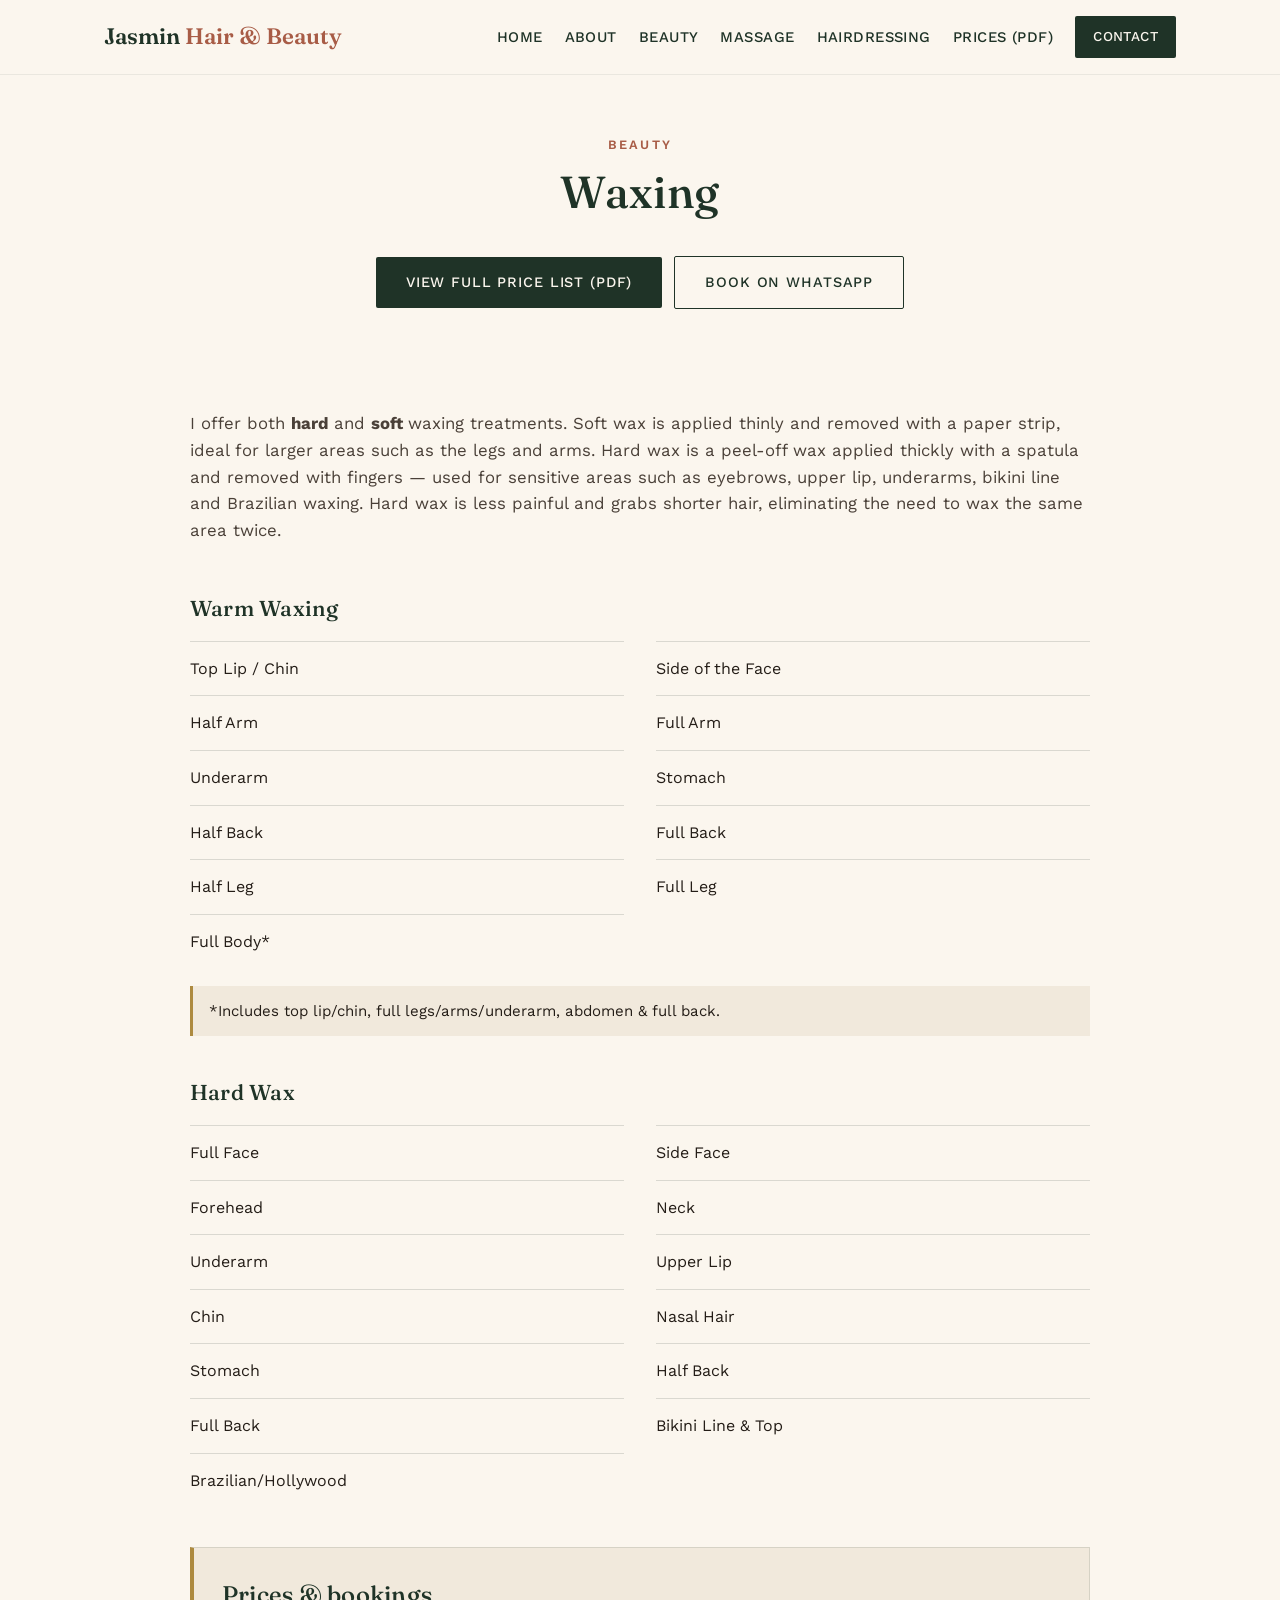
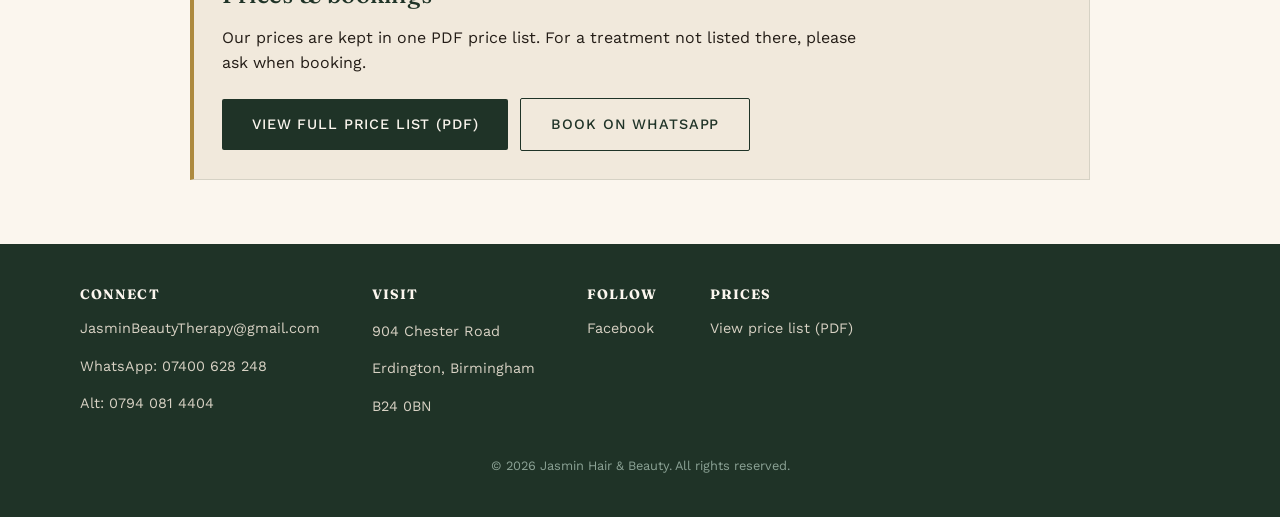
<file: waxing.html>
<!DOCTYPE html>
<html lang="en">
 <head>
  <meta charset="utf-8"/>
  <meta content="width=device-width, initial-scale=1" name="viewport"/>
  <title>
   Waxing | Jasmin Hair &amp; Beauty
  </title>
  <meta content="Hard and soft waxing treatments for face and body at Jasmin Hair &amp; Beauty, Erdington." name="description"/>
  <link href="styles.css" rel="stylesheet"/>
 </head>
 <body>
  <header class="site-header">
   <div class="nav-row">
    <a class="brand" href="index.html">
     Jasmin
     <span>
      Hair &amp; Beauty
     </span>
    </a>
    <button aria-controls="site-navigation" aria-expanded="false" aria-label="Open menu" class="nav-toggle" type="button">
     ☰
    </button>
    <ul aria-label="Main navigation" class="nav-links" id="site-navigation">
     <li>
      <a href="index.html">
       Home
      </a>
     </li>
     <li>
      <a href="about.html">
       About
      </a>
     </li>
     <li class="dropdown">
      <a href="beauty-treatments.html">
       Beauty
      </a>
      <div class="dropdown-menu">
       <a href="beauty-treatments.html">
        Beauty Treatments
       </a>
       <a href="eye-treatments.html">
        Eye Treatments
       </a>
       <a class="active" href="waxing.html">
        Waxing
       </a>
       <a href="nail.html">
        Nail
       </a>
      </div>
     </li>
     <li>
      <a href="massage.html">
       Massage
      </a>
     </li>
     <li>
      <a href="hairdressing.html">
       Hairdressing
      </a>
     </li>
     <li>
      <a href="downloads/jasmin-price-list.pdf" type="application/pdf">
       Prices (PDF)
      </a>
     </li>
     <li>
      <a class="book-btn" href="contact.html">
       Contact
      </a>
     </li>
    </ul>
   </div>
  </header>
  <section class="page-hero">
   <span class="eyebrow">
    Beauty
   </span>
   <h1>
    Waxing
   </h1>
   <div class="action-row action-row-centred">
    <a class="btn" href="downloads/jasmin-price-list.pdf" type="application/pdf">
     View full price list (PDF)
    </a>
    <a class="btn btn-outline" href="https://wa.me/447400628248">
     Book on WhatsApp
    </a>
   </div>
  </section>
  <section>
   <div class="section-inner treatment-content">
    <div class="prose" style="margin-bottom:48px;">
     <p>
      I offer both
      <strong>
       hard
      </strong>
      and
      <strong>
       soft
      </strong>
      waxing treatments. Soft wax is applied thinly and removed with a paper strip, ideal for larger areas such as the legs and arms. Hard wax is a peel-off wax applied thickly with a spatula and removed with fingers — used for sensitive areas such as eyebrows, upper lip, underarms, bikini line and Brazilian waxing. Hard wax is less painful and grabs shorter hair, eliminating the need to wax the same area twice.
     </p>
    </div>
    <div class="treatment-group">
     <h2>
      Warm Waxing
     </h2>
     <ul class="treatment-list">
      <li>
       Top Lip / Chin
      </li>
      <li>
       Side of the Face
      </li>
      <li>
       Half Arm
      </li>
      <li>
       Full Arm
      </li>
      <li>
       Underarm
      </li>
      <li>
       Stomach
      </li>
      <li>
       Half Back
      </li>
      <li>
       Full Back
      </li>
      <li>
       Half Leg
      </li>
      <li>
       Full Leg
      </li>
      <li>
       Full Body*
      </li>
     </ul>
     <p class="treatment-note">
      *Includes top lip/chin, full legs/arms/underarm, abdomen &amp; full back.
     </p>
    </div>
    <div class="treatment-group">
     <h2>
      Hard Wax
     </h2>
     <ul class="treatment-list">
      <li>
       Full Face
      </li>
      <li>
       Side Face
      </li>
      <li>
       Forehead
      </li>
      <li>
       Neck
      </li>
      <li>
       Underarm
      </li>
      <li>
       Upper Lip
      </li>
      <li>
       Chin
      </li>
      <li>
       Nasal Hair
      </li>
      <li>
       Stomach
      </li>
      <li>
       Half Back
      </li>
      <li>
       Full Back
      </li>
      <li>
       Bikini Line &amp; Top
      </li>
      <li>
       Brazilian/Hollywood
      </li>
     </ul>
    </div>
    <aside aria-label="Prices and bookings" class="price-list-callout">
     <h2>
      Prices &amp; bookings
     </h2>
     <p>
      Our prices are kept in one PDF price list. For a treatment not listed there, please ask when booking.
     </p>
     <div class="action-row">
      <a class="btn" href="downloads/jasmin-price-list.pdf" type="application/pdf">
       View full price list (PDF)
      </a>
      <a class="btn btn-outline" href="https://wa.me/447400628248">
       Book on WhatsApp
      </a>
     </div>
    </aside>
   </div>
  </section>
  <footer>
   <div class="footer-inner">
    <div class="cols">
     <div class="footer-col">
      <h4>
       Connect
      </h4>
      <a href="mailto:JasminBeautyTherapy@gmail.com">
       JasminBeautyTherapy@gmail.com
      </a>
      <p>
       WhatsApp: 07400 628 248
      </p>
      <p>
       Alt: 0794 081 4404
      </p>
     </div>
     <div class="footer-col">
      <h4>
       Visit
      </h4>
      <p>
       904 Chester Road
      </p>
      <p>
       Erdington, Birmingham
      </p>
      <p>
       B24 0BN
      </p>
     </div>
     <div class="footer-col">
      <h4>
       Follow
      </h4>
      <a href="https://facebook.com/JasminBeautyTherapy/" rel="noopener" target="_blank">
       Facebook
      </a>
     </div>
     <div class="footer-col">
      <h4>
       Prices
      </h4>
      <a href="downloads/jasmin-price-list.pdf" type="application/pdf">
       View price list (PDF)
      </a>
     </div>
    </div>
   </div>
   <p class="copyright">
    ©
    <span id="year">
    </span>
    Jasmin Hair &amp; Beauty. All rights reserved.
   </p>
  </footer>
  <script src="script.js">
  </script>
  <script>
   document.getElementById('year').textContent = new Date().getFullYear();
  </script>
 </body>
</html>
</file>
<file: styles.css>
/* ============================================
   Jasmin Hair & Beauty — design tokens
   ============================================ */
@import url('https://fonts.googleapis.com/css2?family=Fraunces:opsz,wght@9..144,400;9..144,500;9..144,600&family=Work+Sans:wght@400;500;600&display=swap');

:root{
  --forest:#1F3327;
  --forest-light:#3C5A46;
  --rosewood:#A85C46;
  --blush:#EAC4AE;
  --ivory:#FBF6EE;
  --putty:#F1E9DC;
  --gold:#AD8A3F;
  --ink:#241D17;
  --radius-arch: 200px 200px 12px 12px;
  --max: 1120px;
}

*,*::before,*::after{box-sizing:border-box;}
html{scroll-behavior:smooth;}
body{
  margin:0;
  background:var(--ivory);
  color:var(--ink);
  font-family:'Work Sans', sans-serif;
  font-size:16px;
  line-height:1.6;
}
h1,h2,h3,h4{
  font-family:'Fraunces', serif;
  color:var(--forest);
  margin:0 0 0.5em;
  letter-spacing:0.01em;
}
a{color:inherit;text-decoration:none;}
img{max-width:100%;display:block;}
.wrap{max-width:var(--max);margin:0 auto;padding:0 24px;}

/* -------- header / nav -------- */
.site-header{
  position:sticky;top:0;z-index:50;
  background:rgba(251,246,238,0.94);
  backdrop-filter:blur(6px);
  border-bottom:1px solid rgba(31,51,39,0.08);
}
.nav-row{
  display:flex;align-items:center;justify-content:space-between;
  padding:16px 24px;max-width:var(--max);margin:0 auto;
}
.brand{
  font-family:'Fraunces', serif;
  font-size:1.4rem;font-weight:600;color:var(--forest);
}
.brand span{color:var(--rosewood);}
.nav-links{display:flex;gap:28px;align-items:center;list-style:none;margin:0;padding:0;}
.nav-links a{
  font-size:0.92rem;font-weight:500;letter-spacing:0.03em;text-transform:uppercase;
  color:var(--forest);position:relative;padding:4px 0;
}
.nav-links a::after{
  content:"";position:absolute;left:0;bottom:0;width:0;height:1px;background:var(--rosewood);
  transition:width .25s ease;
}
.nav-links a:hover::after, .nav-links a.active::after{width:100%;}
.nav-links .dropdown{position:relative;}
.dropdown-menu{
  display:none;position:absolute;top:100%;left:0;background:var(--ivory);
  border:1px solid rgba(31,51,39,0.12);min-width:180px;padding:8px 0;margin-top:10px;
  box-shadow:0 12px 24px rgba(31,51,39,0.08);
}
.dropdown:hover .dropdown-menu,
.dropdown:focus-within .dropdown-menu{display:block;}
/* invisible bridge so the menu doesn't close while the mouse crosses the gap */
.dropdown-menu::before{content:"";position:absolute;left:0;right:0;top:-14px;height:14px;}
.dropdown-menu a{display:block;padding:8px 18px;text-transform:none;font-size:0.9rem;}
.dropdown-menu a:hover{background:var(--putty);}
.nav-toggle{display:none;background:none;border:none;font-size:1.6rem;color:var(--forest);cursor:pointer;}

.book-btn{
  background:var(--forest);color:var(--ivory)!important;
  padding:10px 20px;border-radius:2px;font-size:0.85rem!important;
  text-transform:uppercase;letter-spacing:0.05em;
}
.book-btn:hover{background:var(--rosewood);}
.book-btn::after{display:none;}

/* -------- hero -------- */
.hero{
  display:grid;grid-template-columns:1.1fr 1fr;gap:48px;align-items:center;
  padding:72px 24px;max-width:var(--max);margin:0 auto;
}
.hero .eyebrow{
  font-size:0.8rem;letter-spacing:0.18em;text-transform:uppercase;color:var(--rosewood);
  font-weight:600;margin-bottom:14px;display:block;
}
.hero h1{font-size:clamp(2.4rem,5vw,3.6rem);line-height:1.05;font-weight:500;}
.hero p.lead{font-size:1.1rem;max-width:44ch;margin:18px 0 30px;color:#4a4038;}
.hero-image{
  border-radius:var(--radius-arch);
  overflow:hidden;aspect-ratio:3/4;
  box-shadow:0 24px 48px -20px rgba(31,51,39,0.35);
}
.hero-image img{width:100%;height:100%;object-fit:cover;}

.btn{
  display:inline-block;background:var(--forest);color:var(--ivory);
  padding:14px 30px;border-radius:2px;font-size:0.9rem;font-weight:500;
  text-transform:uppercase;letter-spacing:0.06em;transition:background .2s ease;
}
.btn:hover{background:var(--rosewood);}
.btn-outline{
  background:transparent;border:1px solid var(--forest);color:var(--forest);
}
.btn-outline:hover{background:var(--forest);color:var(--ivory);}

/* -------- botanical divider (signature element) -------- */
.divider{display:flex;justify-content:center;padding:8px 0 40px;}
.divider svg{width:120px;height:24px;color:var(--gold);}

/* -------- section basics -------- */
section{padding:64px 24px;}
.section-inner{max-width:var(--max);margin:0 auto;}
.section-head{text-align:center;max-width:640px;margin:0 auto 44px;}
.section-head .eyebrow{
  font-size:0.8rem;letter-spacing:0.18em;text-transform:uppercase;color:var(--rosewood);font-weight:600;
}
.section-head h2{font-size:clamp(1.8rem,3vw,2.4rem);font-weight:500;}
.tinted{background:var(--putty);}

/* -------- service cards -------- */
.grid{display:grid;grid-template-columns:repeat(3,1fr);gap:28px;}
.card{
  background:var(--ivory);border:1px solid rgba(31,51,39,0.1);
  overflow:hidden;transition:transform .25s ease, box-shadow .25s ease;
}
.card:hover{transform:translateY(-4px);box-shadow:0 20px 32px -18px rgba(31,51,39,0.25);}
.card-arch{aspect-ratio:4/3;overflow:hidden;border-radius:0 0 0 0;position:relative;}
.card-arch img{width:100%;height:100%;object-fit:cover;}
.card-body{padding:22px 22px 26px;}
.card-body h3{font-size:1.15rem;margin-bottom:8px;}
.card-body p{font-size:0.94rem;color:#4a4038;margin:0 0 14px;}
.card-body a{font-size:0.82rem;text-transform:uppercase;letter-spacing:0.06em;color:var(--rosewood);font-weight:600;}

/* -------- benefits list -------- */
.benefits{display:grid;grid-template-columns:repeat(5,1fr);gap:24px;}
.benefit{text-align:center;}
.benefit .num{
  font-family:'Fraunces',serif;color:var(--blush);font-size:2.4rem;line-height:1;margin-bottom:10px;
}
.benefit h3{font-size:1rem;margin-bottom:8px;}
.benefit p{font-size:0.88rem;color:#4a4038;}

/* -------- treatment information (prices live only in the PDF) -------- */
.treatment-content{max-width:900px;}
.treatment-content .prose{max-width:none;}
.treatment-group{margin-bottom:40px;}
.treatment-group h2{font-size:1.35rem;font-weight:500;margin-bottom:14px;}
.treatment-list{
  list-style:none;padding:0;margin:0;
  display:grid;grid-template-columns:repeat(2,minmax(0,1fr));column-gap:32px;
}
.treatment-list li{
  padding:14px 0;border-top:1px solid rgba(31,51,39,0.15);
  font-size:1rem;overflow-wrap:anywhere;
}
.treatment-note{
  border-left:3px solid var(--gold);background:var(--putty);
  padding:13px 16px;margin:18px 0 0;font-size:0.94rem;color:var(--ink);
}
.action-row{display:flex;flex-wrap:wrap;gap:12px;align-items:center;}
.action-row-centred{justify-content:center;margin-top:28px;}
.action-row .btn{text-align:center;}
.price-list-callout{
  background:var(--putty);border:1px solid rgba(31,51,39,0.12);
  border-left:4px solid var(--gold);padding:28px;margin-top:40px;
}
.price-list-callout h2{font-size:1.5rem;font-weight:500;margin:0 0 10px;}
.price-list-callout p{max-width:66ch;margin:0 0 22px;}
a:focus-visible,button:focus-visible{outline:3px solid var(--rosewood);outline-offset:5px;}

/* -------- intro / about text blocks -------- */
.prose{max-width:680px;margin:0 auto;font-size:1.05rem;color:#4a4038;}
.prose p{margin-bottom:1.1em;}

.two-col{display:grid;grid-template-columns:1fr 1fr;gap:56px;align-items:center;}
.two-col img{border-radius:var(--radius-arch);aspect-ratio:3/4;object-fit:cover;width:100%;}

/* -------- contact / footer -------- */
.contact-grid{display:grid;grid-template-columns:1.1fr 0.9fr;gap:56px;}
.info-block{margin-bottom:28px;}
.info-block h3{font-size:0.85rem;text-transform:uppercase;letter-spacing:0.08em;color:var(--rosewood);margin-bottom:10px;}
.info-block p{margin:0 0 4px;font-size:0.98rem;}

form.contact-form{display:flex;flex-direction:column;gap:16px;}
form.contact-form label{font-size:0.8rem;text-transform:uppercase;letter-spacing:0.05em;color:var(--forest-light);margin-bottom:6px;display:block;}
form.contact-form input, form.contact-form textarea{
  width:100%;padding:12px 14px;border:1px solid rgba(31,51,39,0.2);background:var(--ivory);
  font-family:'Work Sans',sans-serif;font-size:0.95rem;
}
form.contact-form textarea{min-height:130px;resize:vertical;}
form.contact-form button{align-self:flex-start;border:none;cursor:pointer;}
.form-note{font-size:0.82rem;color:#7a6f63;margin-top:6px;}

footer{
  background:var(--forest);color:var(--ivory);padding:40px 24px 28px;
}
.footer-inner{max-width:var(--max);margin:0 auto;display:flex;justify-content:space-between;flex-wrap:wrap;gap:24px;}
footer a{color:var(--blush);}
.footer-inner .cols{display:flex;gap:64px;flex-wrap:wrap;}
.footer-col h4{color:var(--ivory);font-size:0.85rem;text-transform:uppercase;letter-spacing:0.08em;margin-bottom:12px;}
.footer-col p, .footer-col a{font-size:0.9rem;color:#d8d2c4;display:block;margin-bottom:6px;}
.copyright{font-size:0.8rem;color:#8ba295;margin-top:32px;text-align:center;}

/* -------- page hero (inner pages) -------- */
.page-hero{
  padding:56px 24px 20px;text-align:center;
}
.page-hero .eyebrow{font-size:0.8rem;letter-spacing:0.18em;text-transform:uppercase;color:var(--rosewood);font-weight:600;}
.page-hero h1{font-size:clamp(2rem,4vw,2.8rem);font-weight:500;}
.page-hero p{max-width:56ch;margin:12px auto 0;color:#4a4038;}

/* -------- responsive -------- */
.nav-row{gap:24px;}
.brand{flex-shrink:0;}
.nav-links{gap:22px;}
.nav-links > li > a{white-space:nowrap;}
.nav-links .book-btn{padding:10px 18px;display:inline-block;}
.footer-inner .cols{gap:36px 52px;}
.footer-col a{overflow-wrap:anywhere;}

@media (max-width:1080px){
  .nav-row{flex-wrap:wrap;gap:0;}
  .nav-links{
    position:static;width:100%;flex-direction:column;align-items:flex-start;
    padding:24px 0 12px;gap:18px;
  }
  /* With JavaScript unavailable, the full menu remains usable. */
  .nav-ready .nav-links{display:none;max-height:calc(100dvh - 76px);overflow-y:auto;}
  .nav-ready .nav-links.open{display:flex;}
  .nav-ready .nav-toggle{display:block;min-width:44px;min-height:44px;}
  .dropdown-menu{position:static;display:block!important;box-shadow:none;border:none;padding-left:12px;margin-top:8px;}
  .dropdown-menu::before{display:none;}
}
@media (max-width:900px){
  .hero{grid-template-columns:1fr;padding-top:40px;}
  .hero-image{order:-1;max-width:340px;margin:0 auto;}
  .grid{grid-template-columns:repeat(2,1fr);}
  .benefits{grid-template-columns:repeat(2,1fr);}
  .two-col{grid-template-columns:1fr;}
  .contact-grid{grid-template-columns:1fr;}
}
@media (max-width:600px){
  .grid{grid-template-columns:1fr;}
  .benefits{grid-template-columns:1fr 1fr;}
  .treatment-list{grid-template-columns:1fr;}
  .action-row{align-items:stretch;}
  .action-row .btn{width:100%;padding:14px 16px;}
  .page-hero .action-row{max-width:420px;margin-left:auto;margin-right:auto;}
  .price-list-callout{padding:22px 18px;}
  .brand{font-size:1.2rem;}
  section{padding:44px 24px;}
}
@media (prefers-reduced-motion:reduce){
  html{scroll-behavior:auto;}
  *,*::before,*::after{transition:none!important;}
}
</file>
